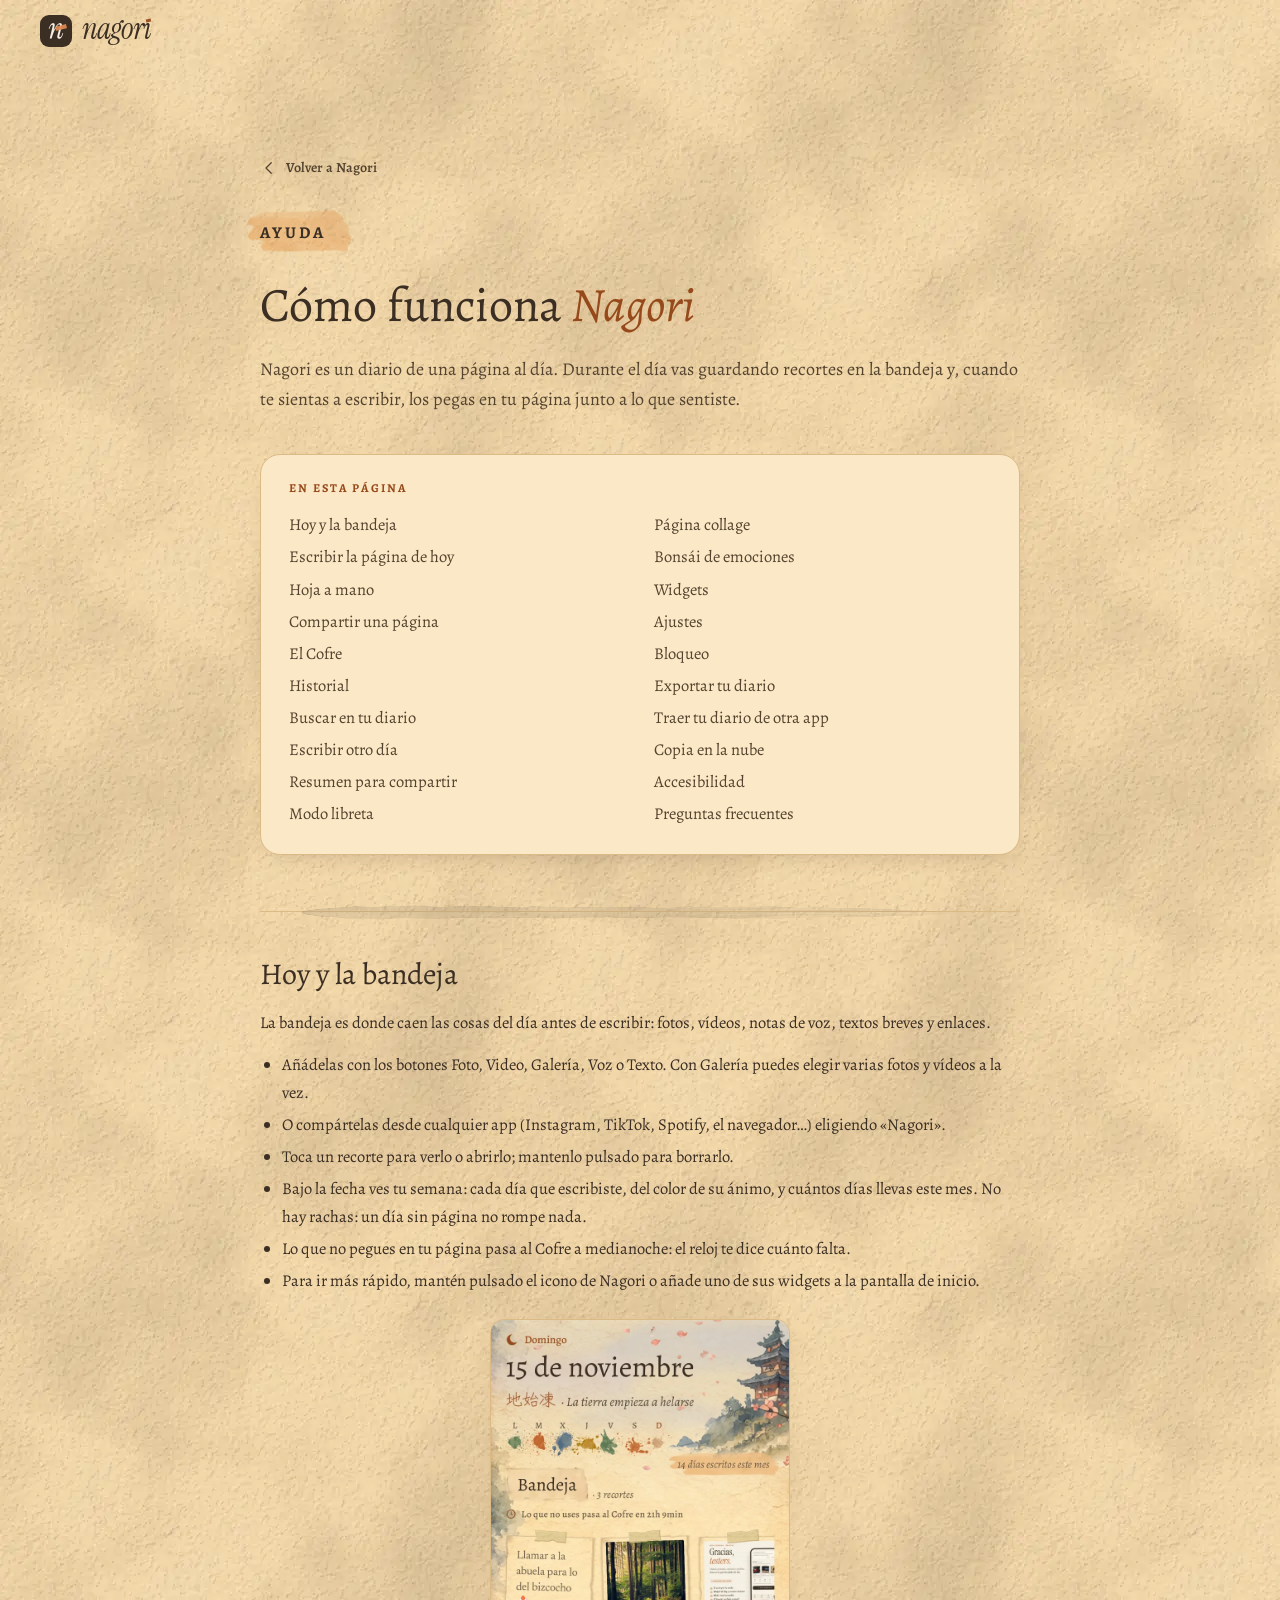
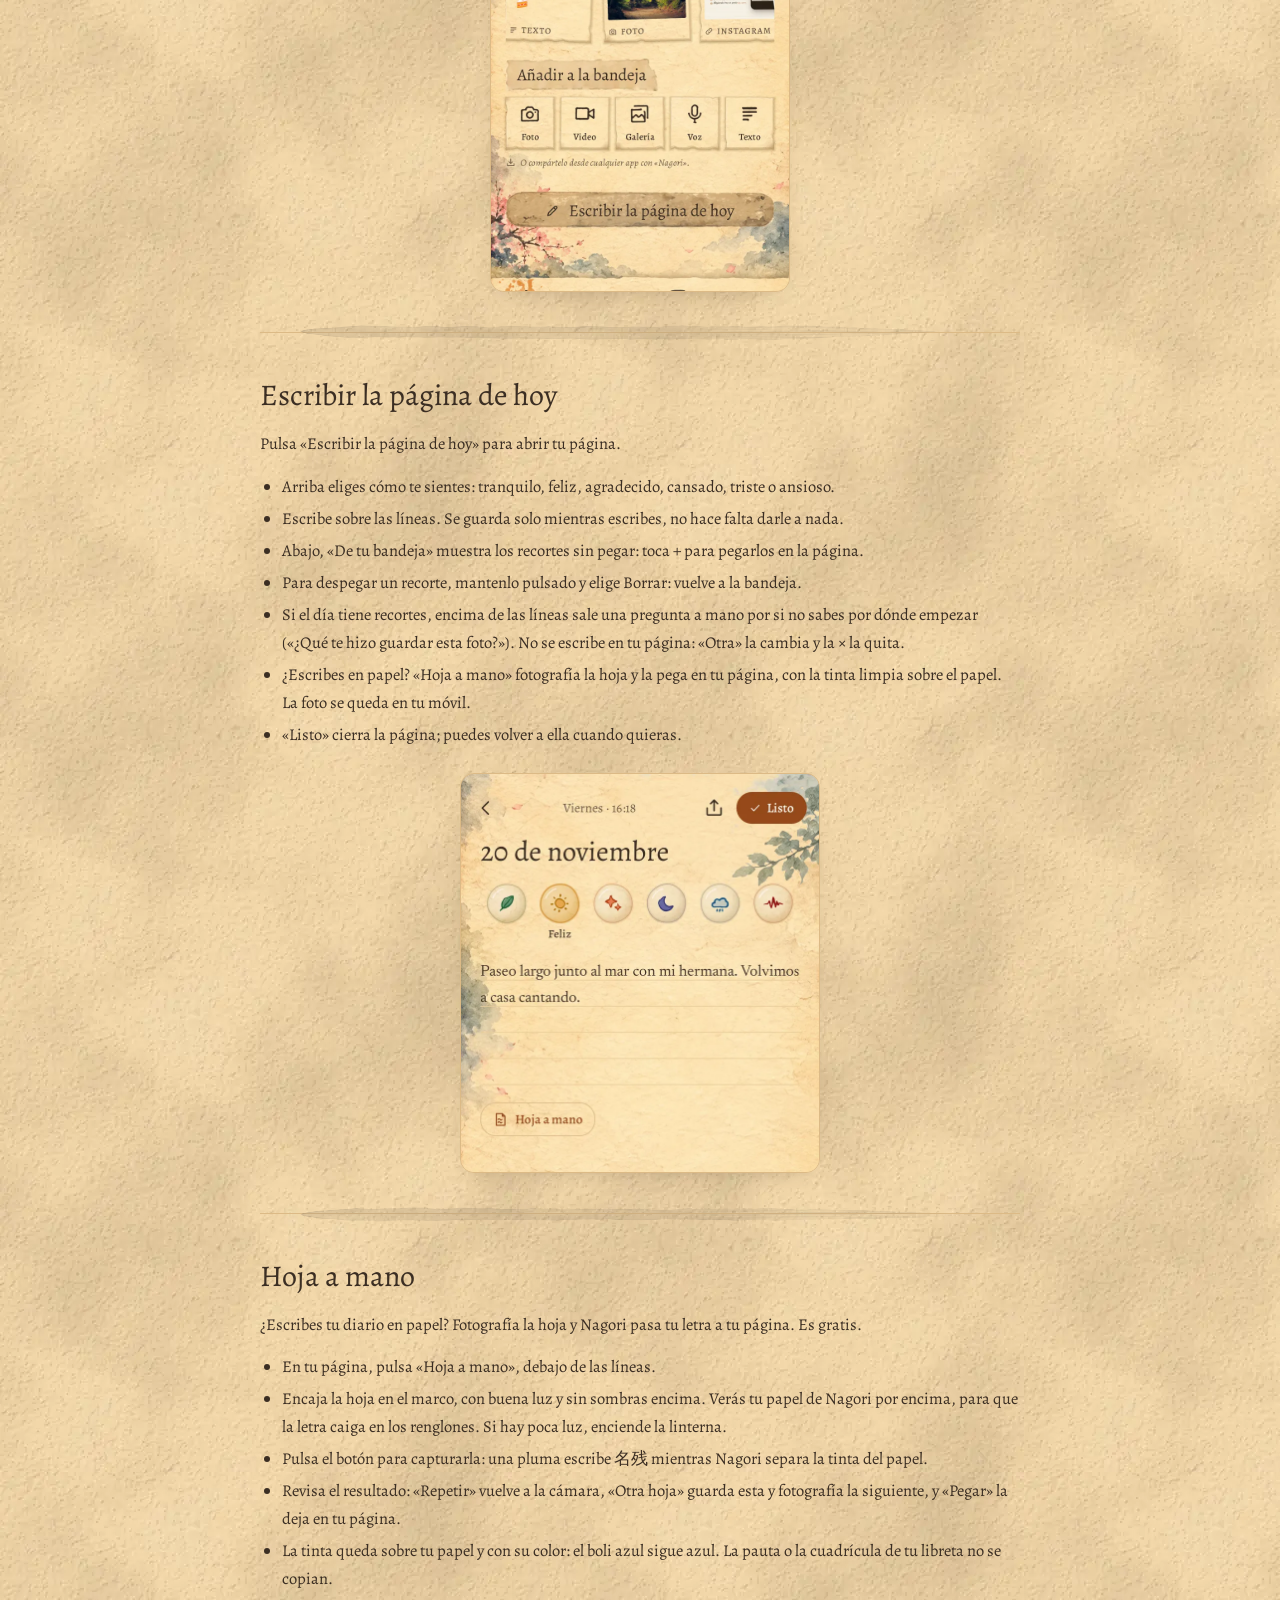
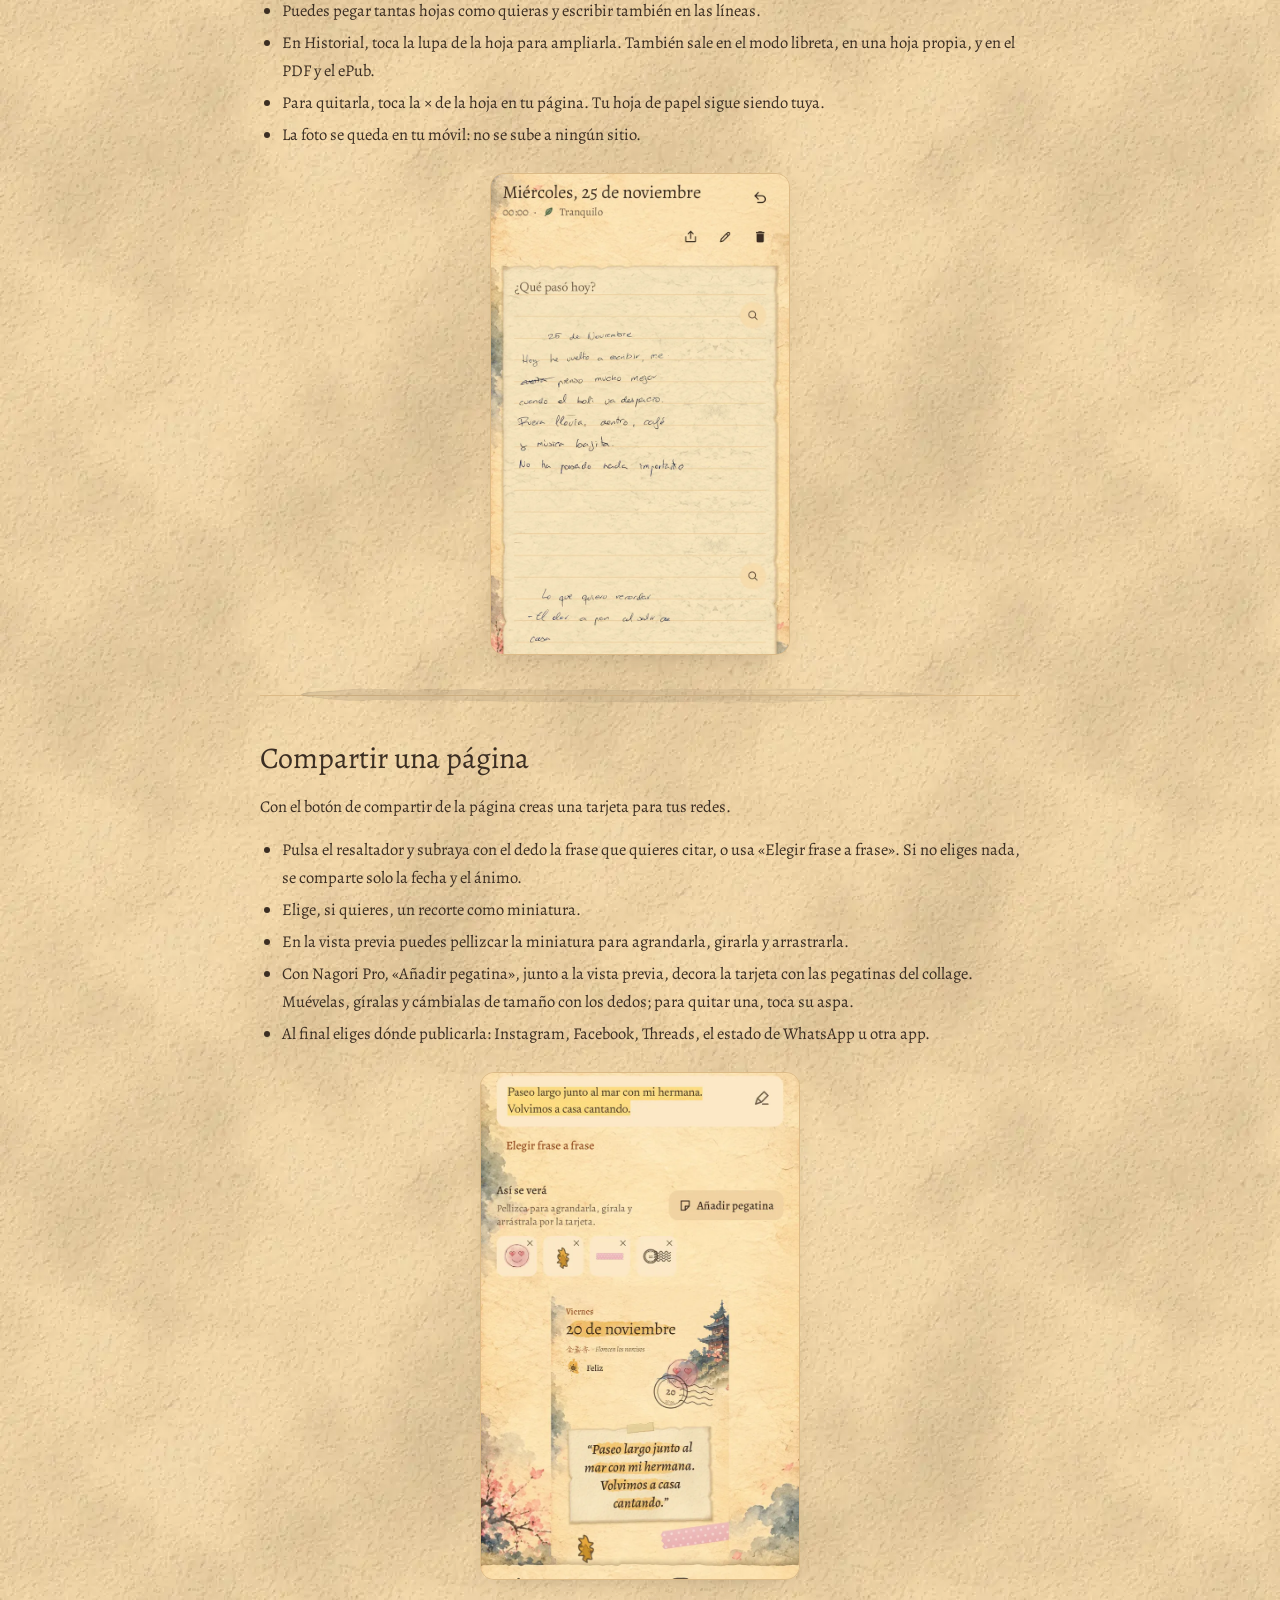
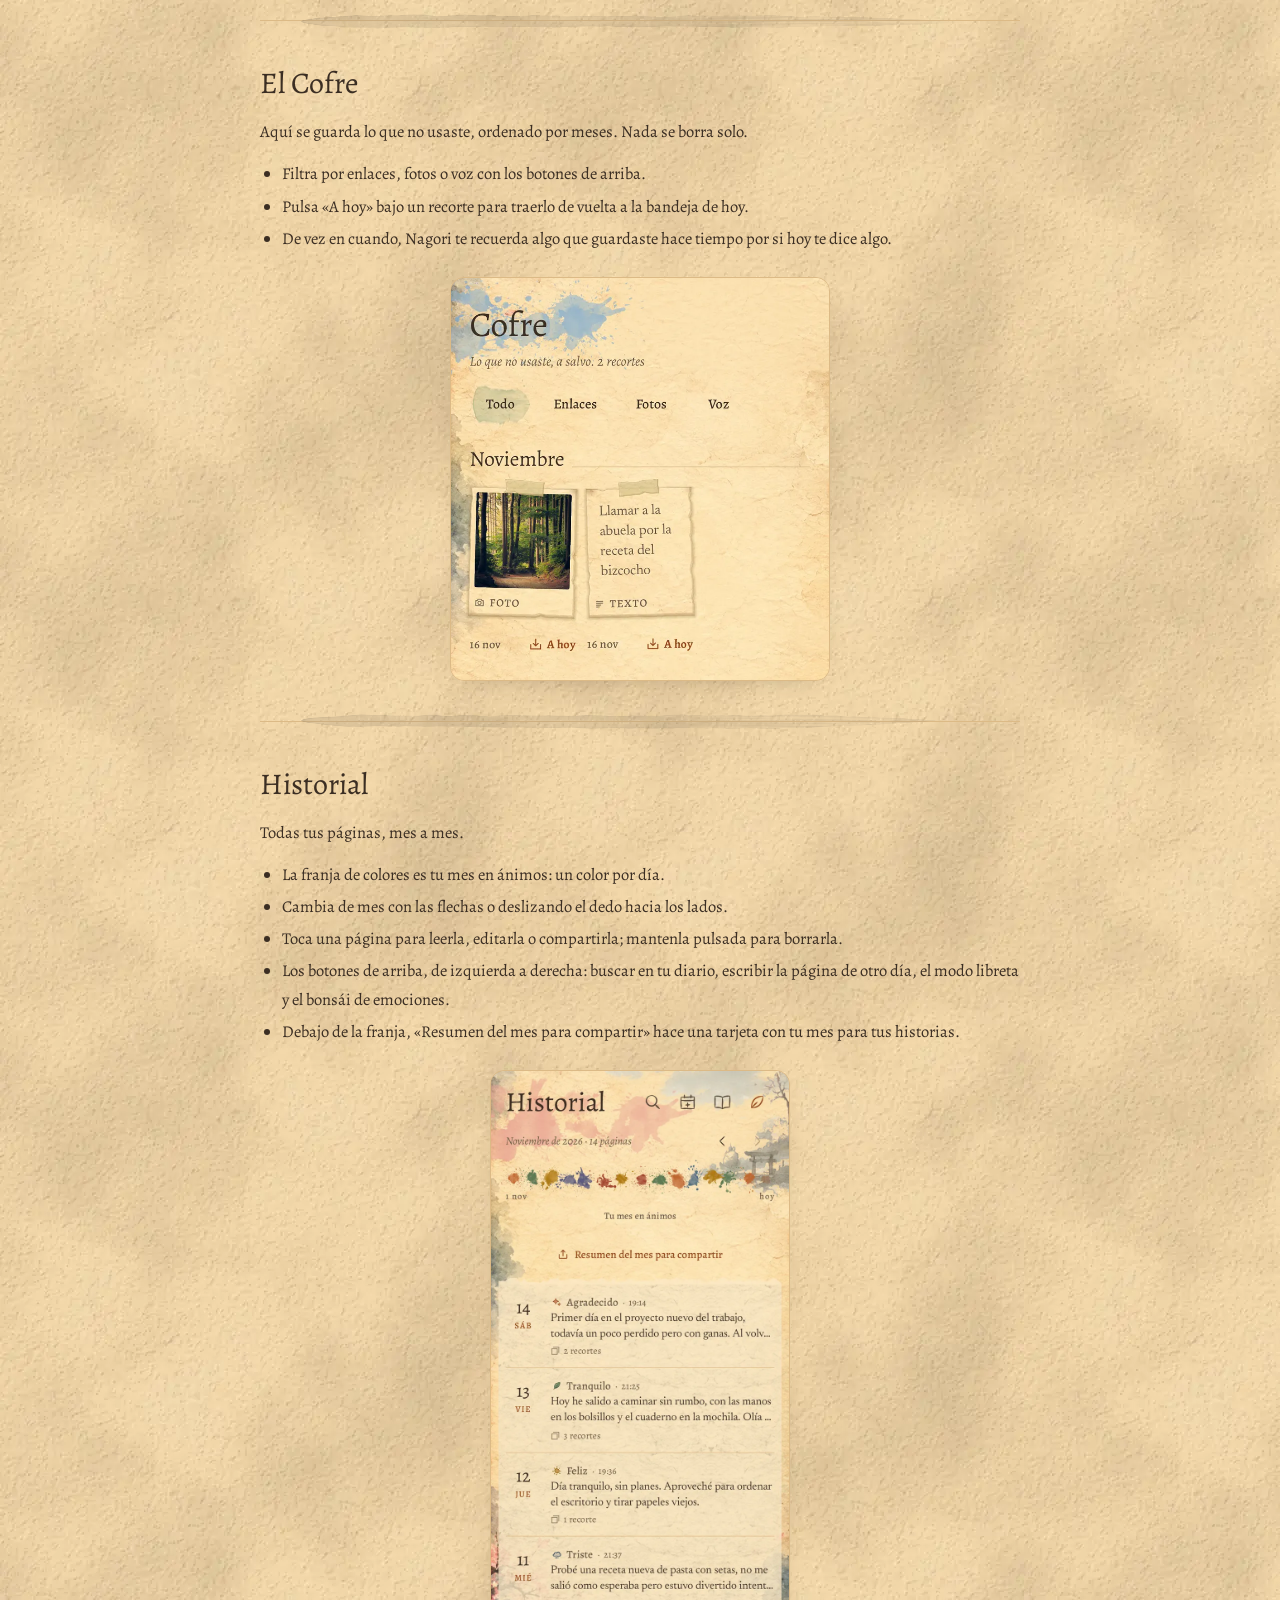
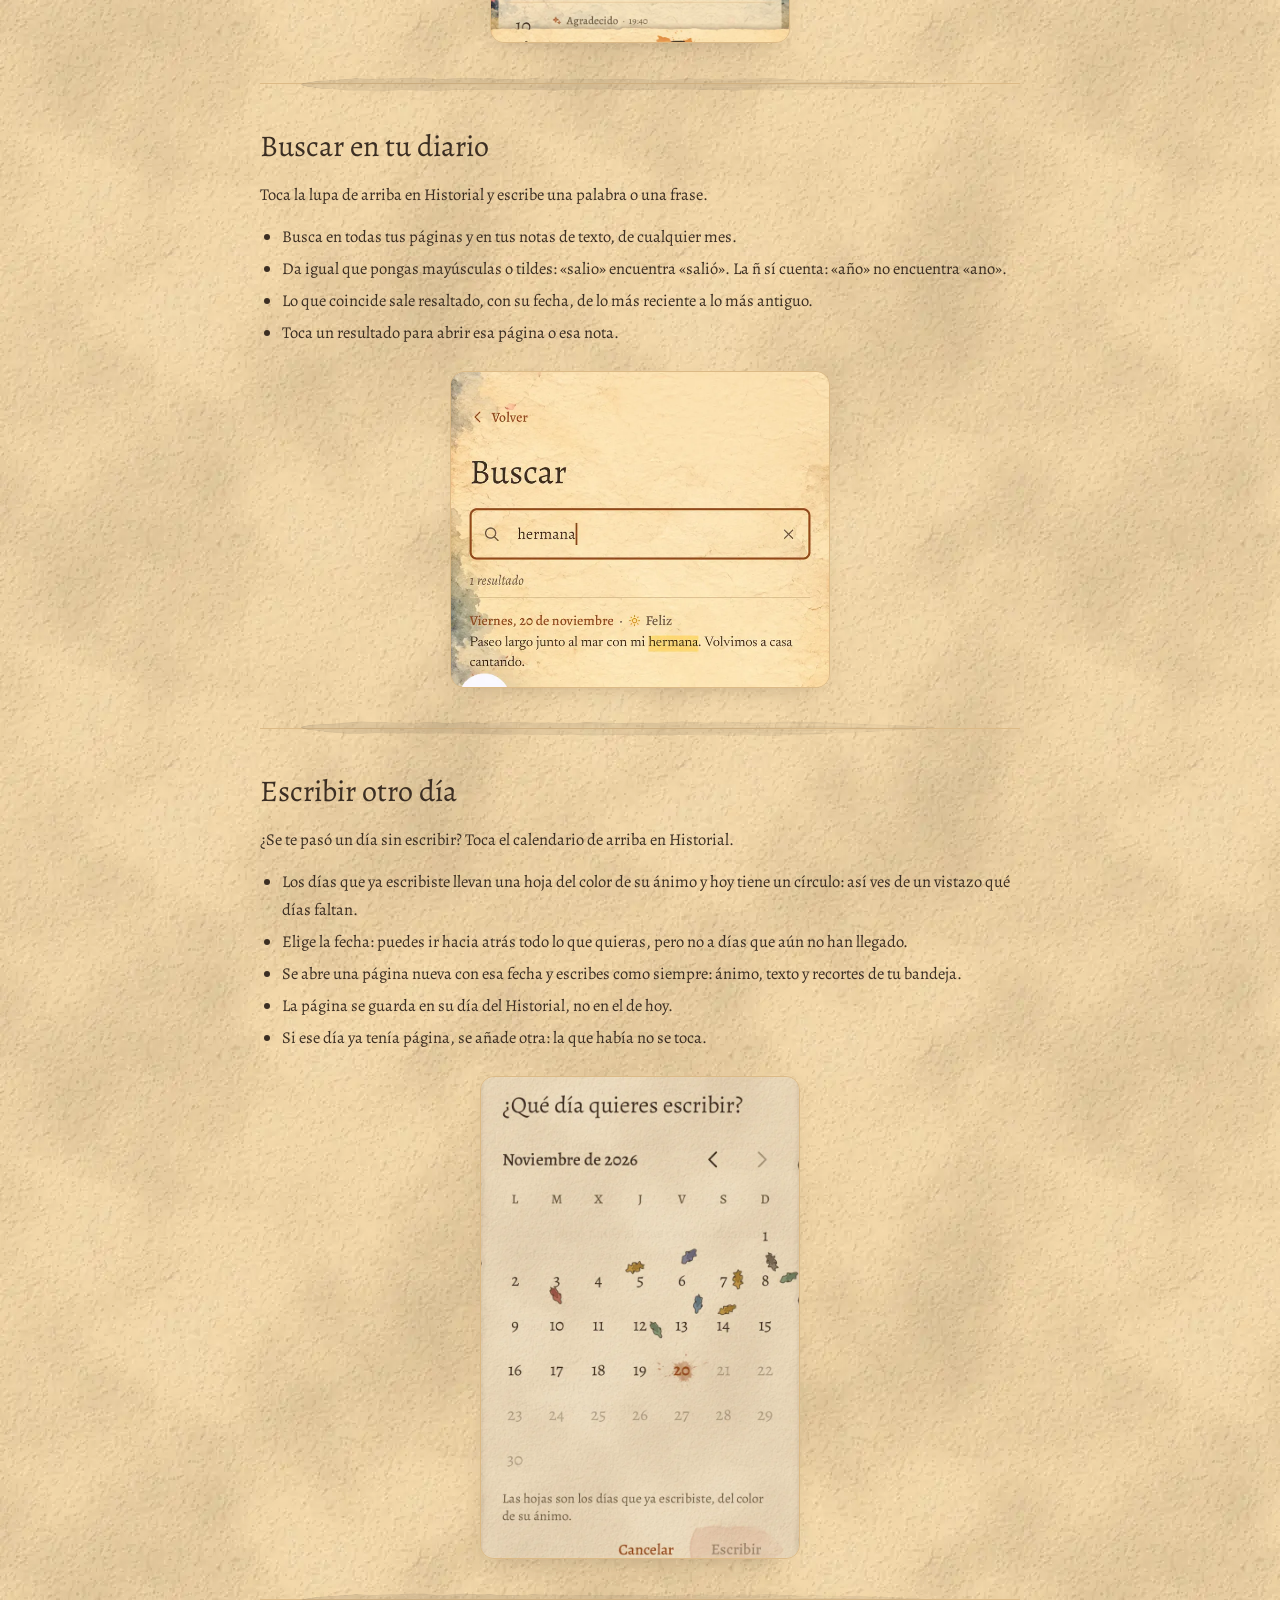
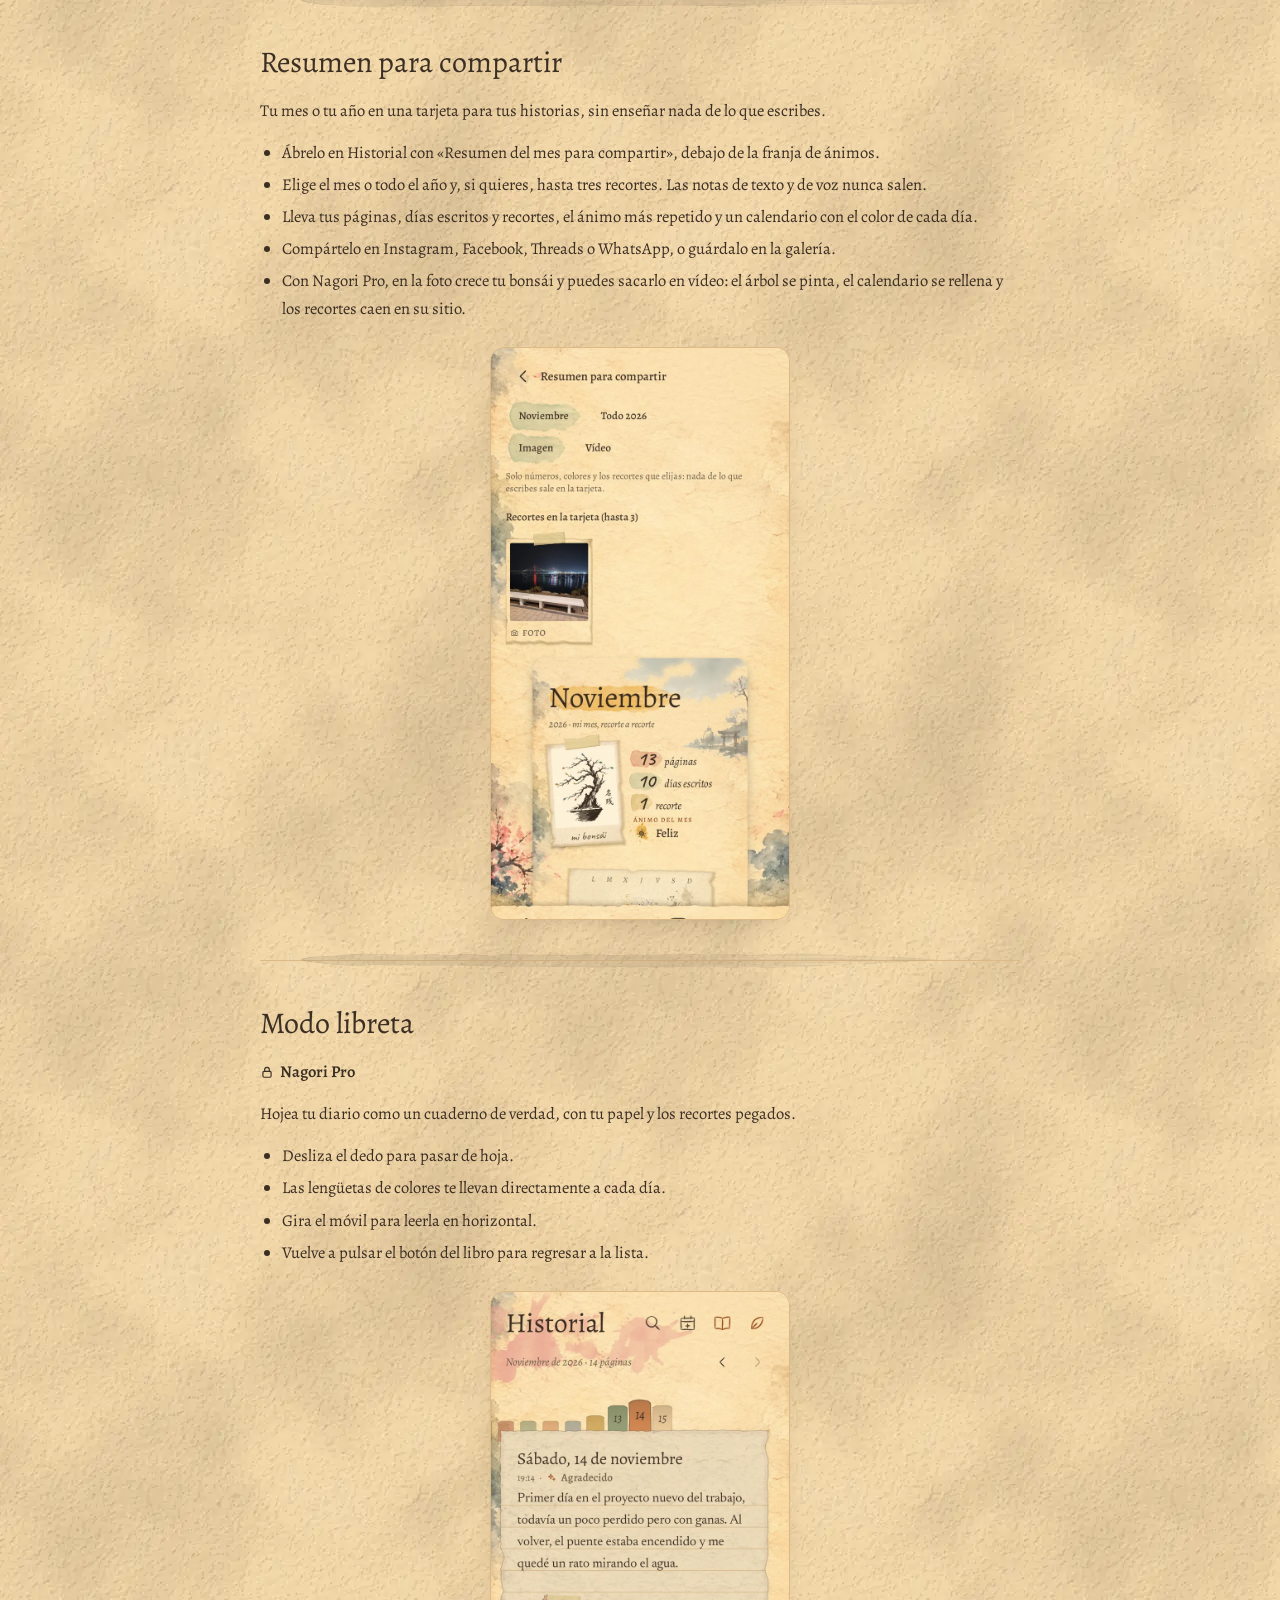
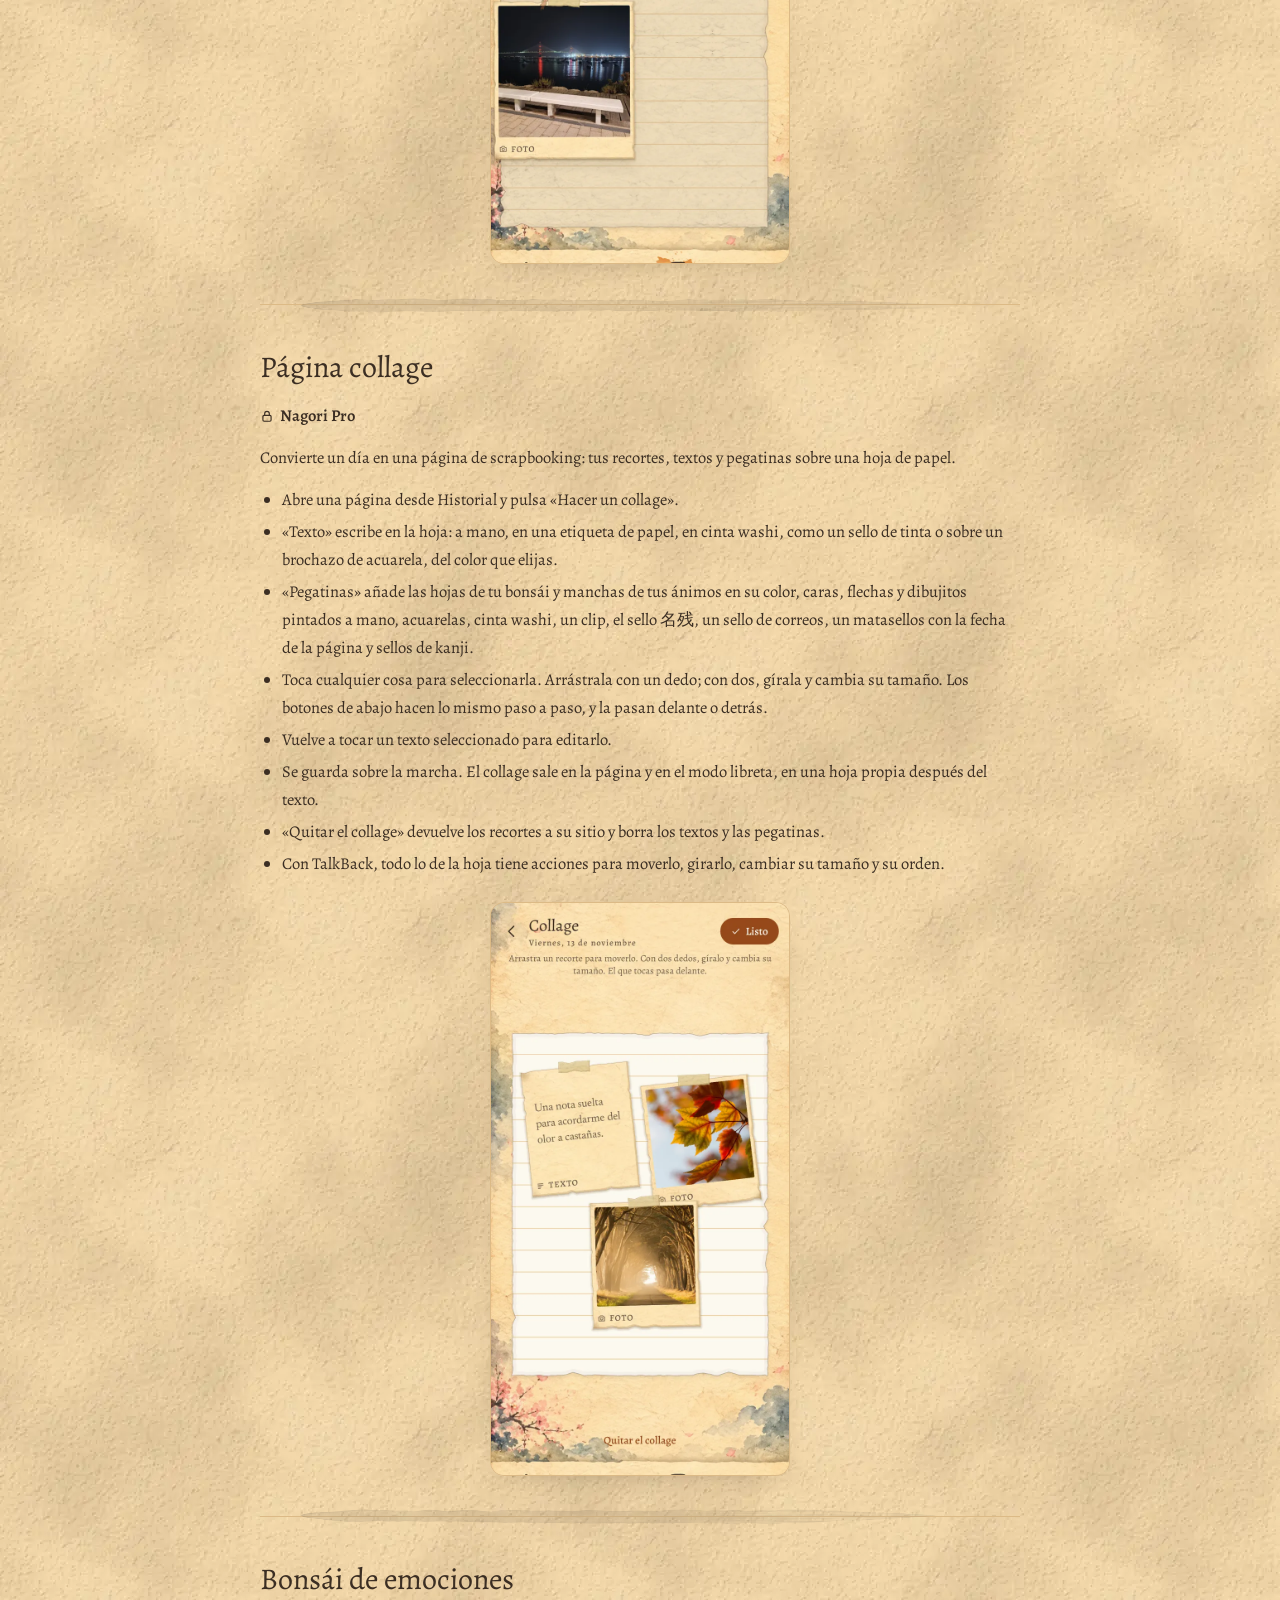
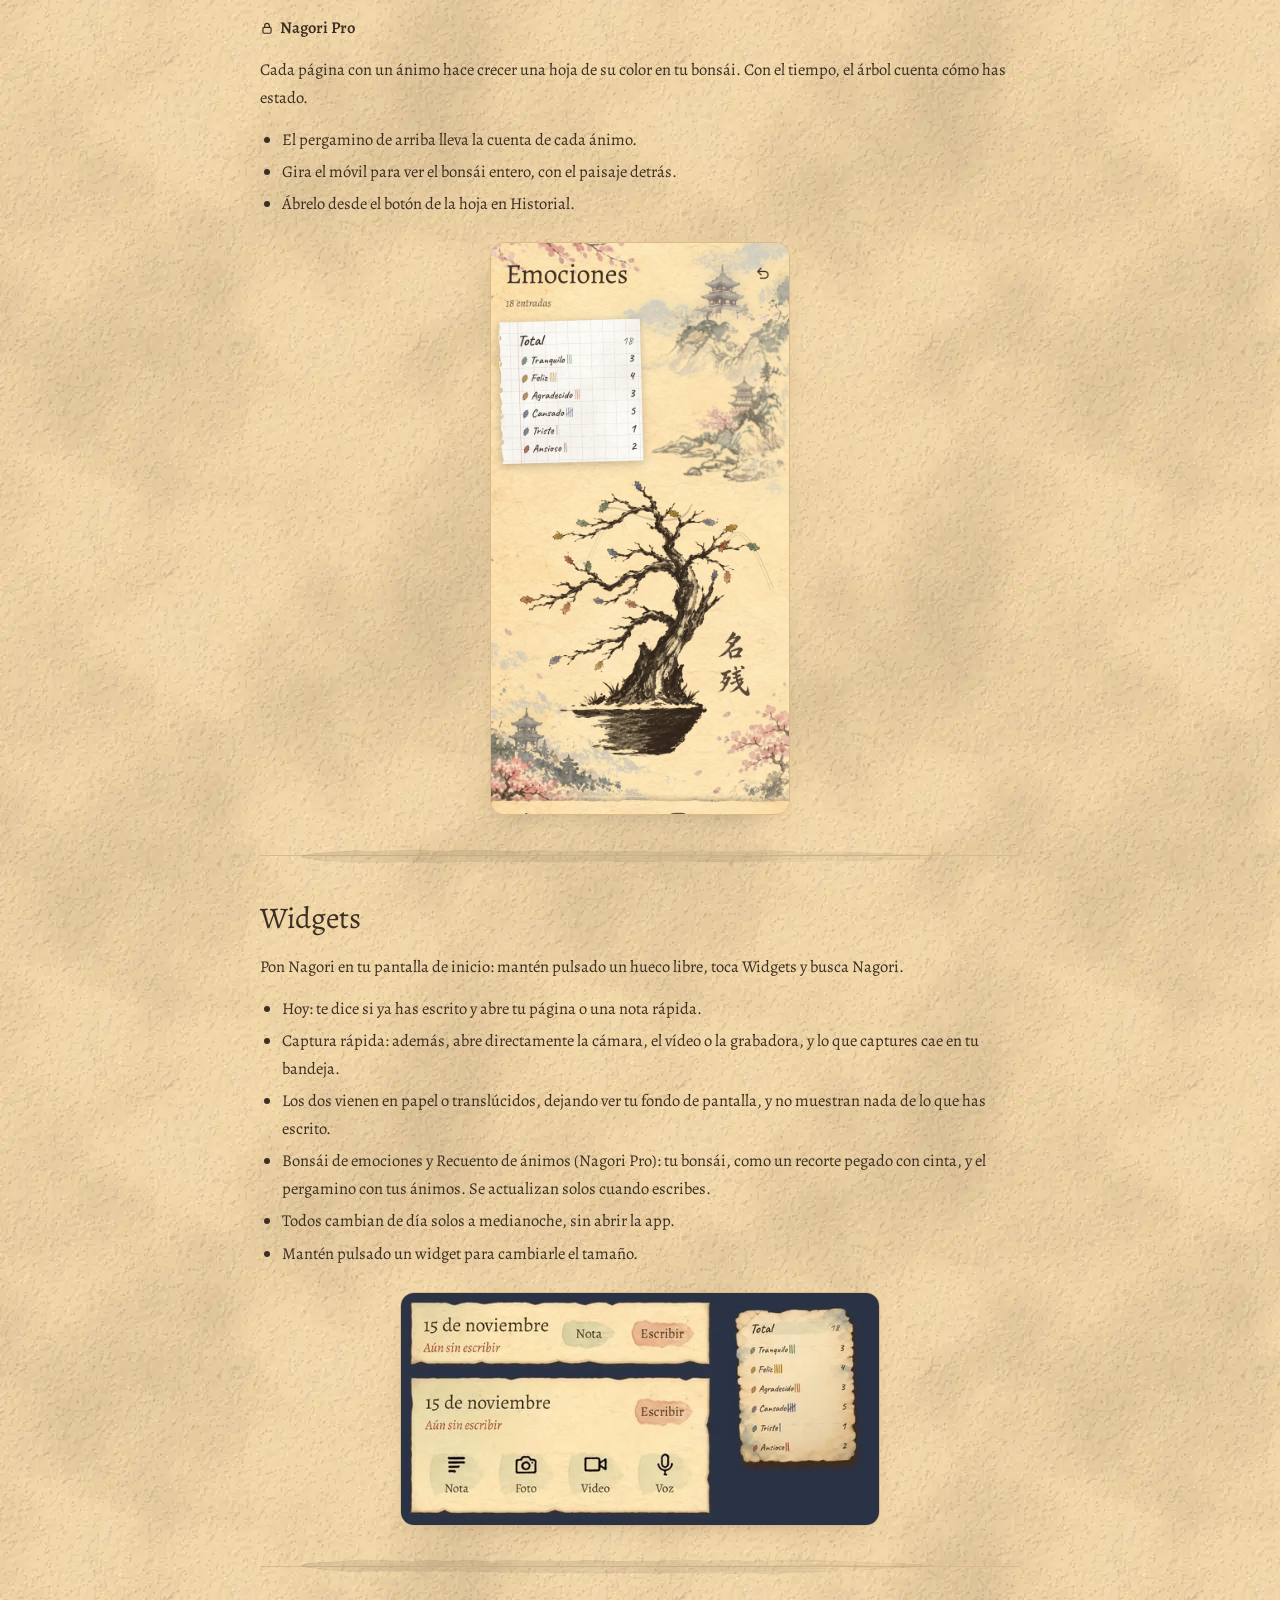
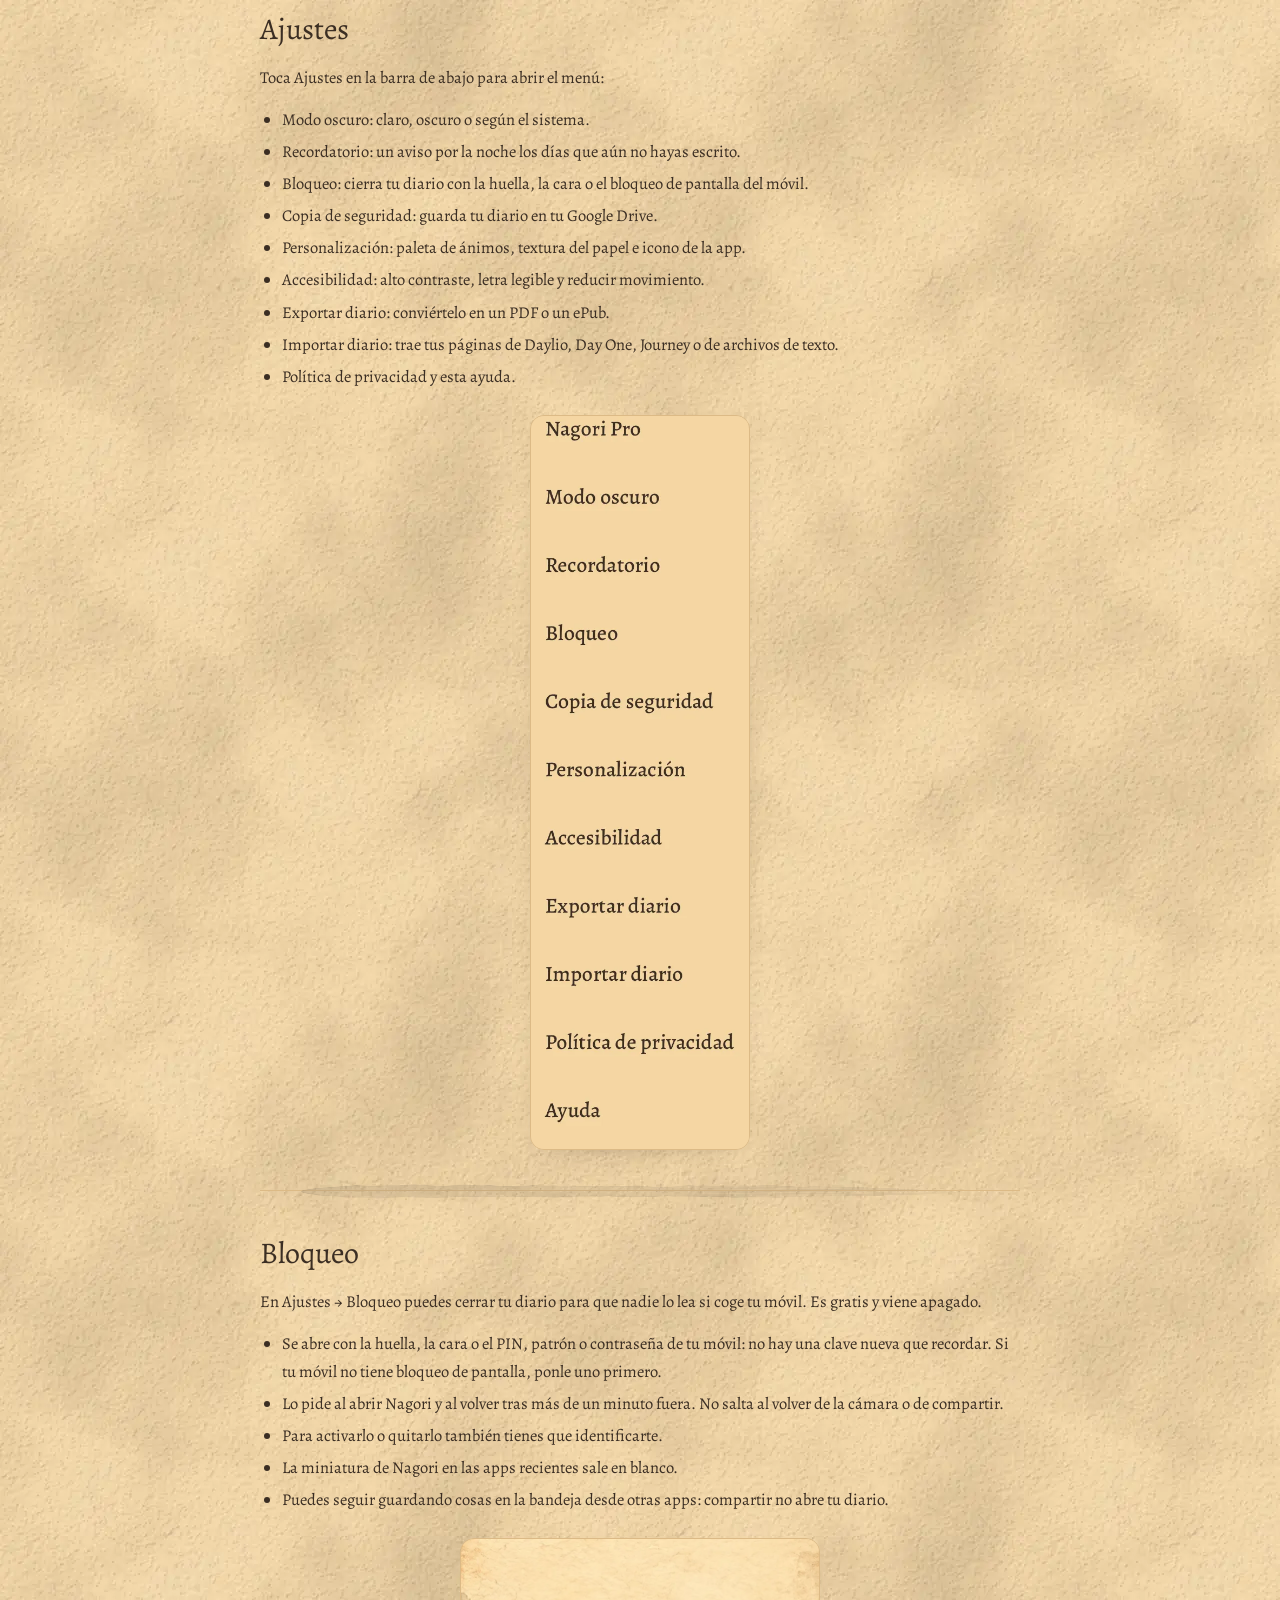
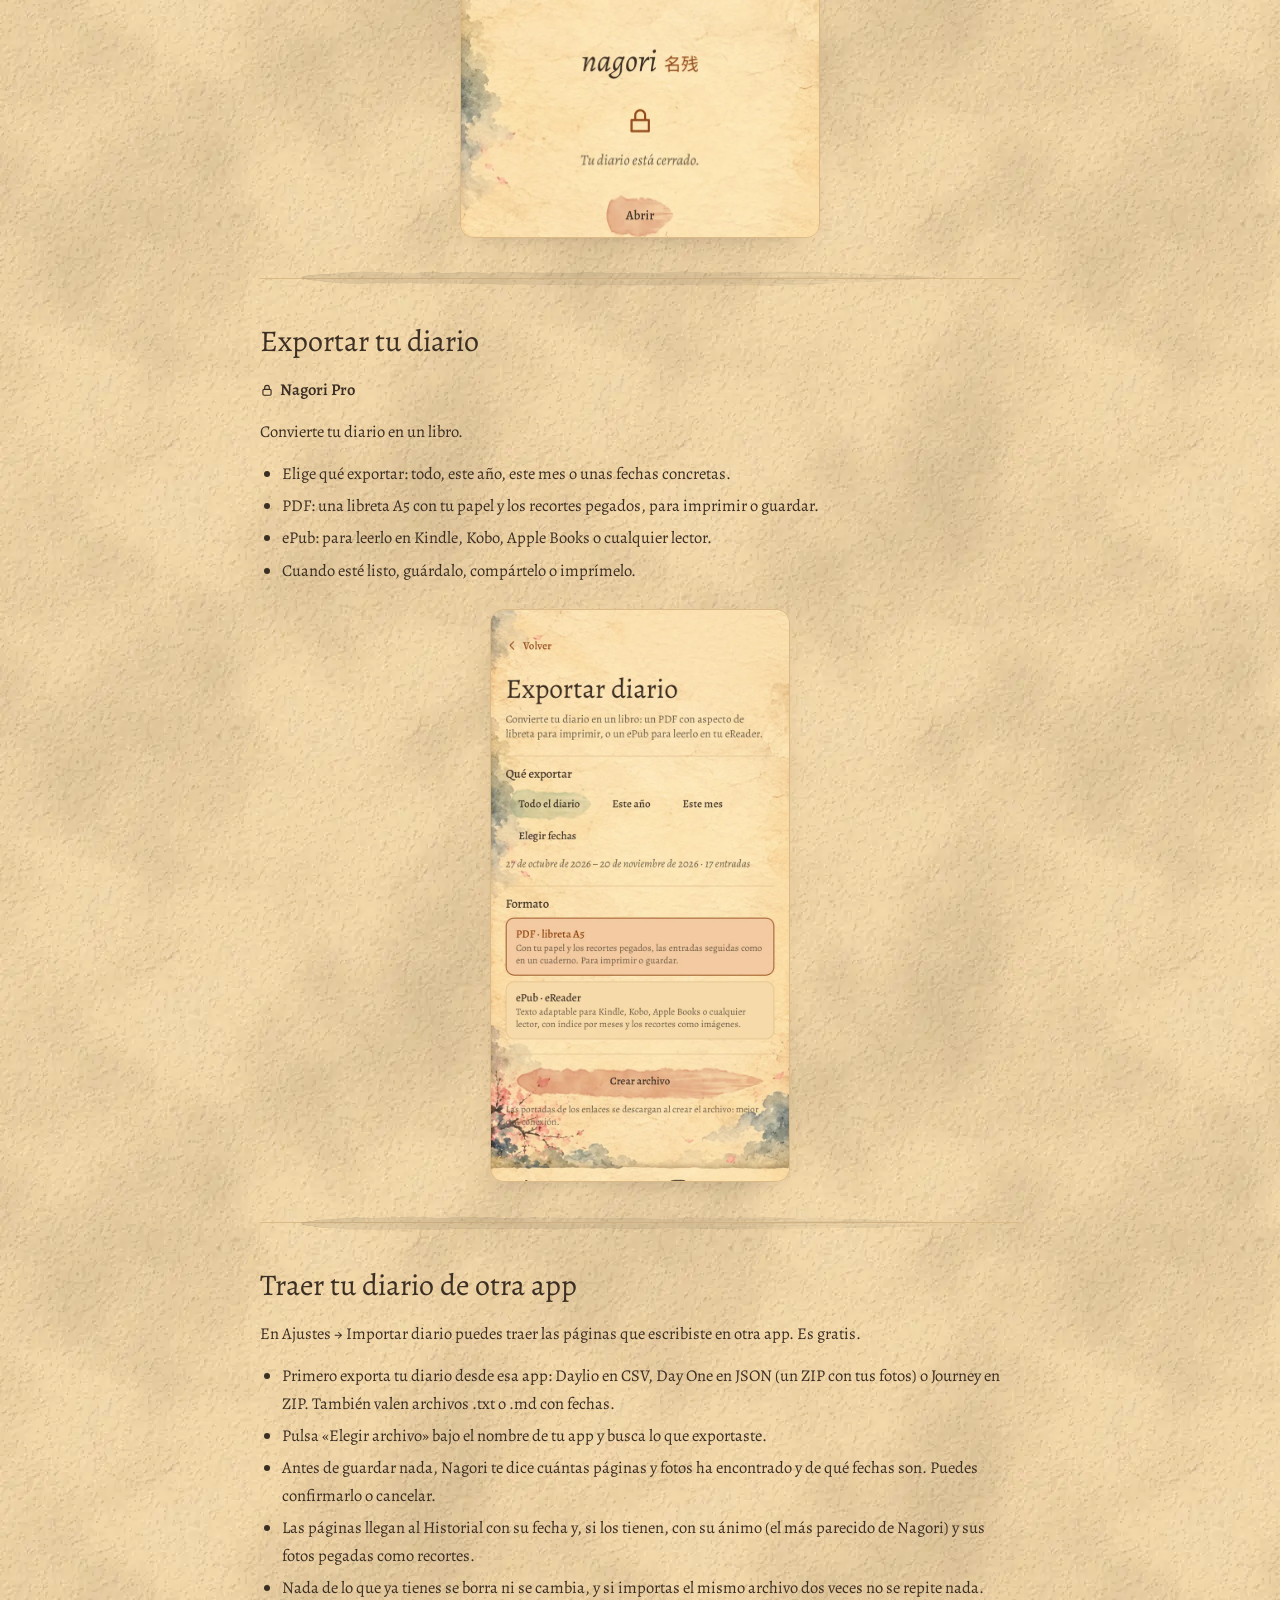
<file: ayuda/index.html>
<!doctype html>
<html lang="es">
<head>
<meta charset="UTF-8" />
<meta name="viewport" content="width=device-width, initial-scale=1" />
<title>Ayuda y preguntas frecuentes — Nagori</title>
<meta name="description" content="Cómo funciona Nagori: la bandeja, la página del día, compartir con pegatinas, el Cofre, el Historial, buscar, el resumen, el modo libreta, el collage, el bonsái, los widgets, el bloqueo, exportar, importar, la copia en Google Drive y la accesibilidad. Con preguntas frecuentes." />
<link rel="icon" href="../assets/icon.png" />
<link rel="preconnect" href="https://fonts.googleapis.com" />
<link rel="preconnect" href="https://fonts.gstatic.com" crossorigin />
<link href="https://fonts.googleapis.com/css2?family=Alegreya:ital,wght@0,400;0,500;0,700;1,400;1,500&family=Instrument+Serif:ital@0;1&display=swap" rel="stylesheet" />
<link rel="stylesheet" href="../styles.css?v=20261114" />
<style>
  .help {
    padding: clamp(56px, 8vw, 96px) 0 100px;
    max-width: 760px;
    margin: 0 auto;
  }
  .help .eyebrow span { opacity: 1; transform: none; }
  .help h1 {
    font-family: var(--font-display);
    font-weight: 400;
    font-size: clamp(32px, 5vw, 48px);
    margin: 0 0 14px;
  }
  .help .intro {
    font-family: var(--font-journal);
    font-size: 18px;
    line-height: 1.65;
    color: var(--ink-soft);
    margin: 0 0 40px;
  }
  .toc {
    background: var(--paper-card);
    border: 1px solid var(--hairline);
    border-radius: var(--radius-card);
    padding: 24px 28px;
    margin-bottom: 56px;
    box-shadow: var(--shadow-card);
  }
  .toc h2 {
    font-family: var(--font-body);
    font-size: 12px;
    font-weight: 700;
    letter-spacing: 0.16em;
    text-transform: uppercase;
    color: var(--terracotta);
    margin: 0 0 14px;
  }
  .toc ol {
    margin: 0;
    padding: 0;
    list-style: none;
    columns: 2 220px;
    column-gap: 28px;
  }
  .toc li {
    font-family: var(--font-body);
    font-size: 14.5px;
    line-height: 2;
    break-inside: avoid;
  }
  .toc a { color: var(--ink-soft); text-decoration: none; }
  .toc a:hover { color: var(--ink); text-decoration: underline; }

  .help section {
    border-top: 1px solid var(--hairline);
    padding: 40px 0 0;
    margin-bottom: 40px;
    scroll-margin-top: 90px;
  }
  .help h2.section-title {
    font-family: var(--font-display);
    font-weight: 400;
    font-size: 30px;
    margin: 0 0 12px;
  }
  .pro-badge {
    display: inline-flex;
    align-items: center;
    gap: 6px;
    font-family: var(--font-body);
    font-size: 12.5px;
    font-weight: 600;
    color: var(--terracotta);
    margin: -4px 0 14px;
  }
  .pro-badge svg { width: 14px; height: 14px; fill: none; stroke: currentColor; stroke-width: 2; stroke-linecap: round; stroke-linejoin: round; }
  .help p, .help li {
    font-family: var(--font-journal);
    font-size: 16.5px;
    line-height: 1.7;
    color: var(--ink);
  }
  .help p { margin: 0 0 14px; }
  .help ul { padding-left: 22px; margin: 0 0 14px; }
  .help li + li { margin-top: 4px; }
  .help a.inline { color: var(--terracotta); text-decoration: underline; }
  .help-shot {
    margin: 24px auto 0;
    max-width: var(--w, 360px);
  }
  .help-shot img {
    display: block;
    width: 100%;
    height: auto;
    border-radius: 14px;
    border: 1px solid var(--hairline);
    box-shadow: var(--shadow-card);
  }

  .faq details {
    border-bottom: 1px solid var(--hairline);
  }
  .faq details:first-of-type { border-top: 1px solid var(--hairline); }
  .faq summary {
    display: flex;
    align-items: center;
    justify-content: space-between;
    gap: 12px;
    padding: 18px 0;
    cursor: pointer;
    list-style: none;
    font-family: var(--font-body);
    font-weight: 600;
    font-size: 16px;
    color: var(--ink);
  }
  .faq summary::-webkit-details-marker { display: none; }
  .faq summary svg {
    flex: none;
    width: 18px;
    height: 18px;
    fill: none;
    stroke: var(--text-secondary);
    stroke-width: 2;
    stroke-linecap: round;
    stroke-linejoin: round;
    transition: transform .25s ease;
  }
  .faq details[open] summary svg { transform: rotate(90deg); }
  .faq details p {
    color: var(--ink-soft);
    margin: -4px 0 18px;
  }
  .back-link {
    display: inline-flex;
    align-items: center;
    gap: 8px;
    font-family: var(--font-body);
    font-weight: 600;
    font-size: 14px;
    color: var(--ink-soft);
    text-decoration: none;
    margin-bottom: 32px;
  }
  .back-link:hover { color: var(--ink); }
</style>
<script src="../proteger.js?v=20261120"></script>
</head>
<body>

<nav class="site-nav" id="siteNav">
  <a href="../index.html" class="nav-brand">
    <img src="../assets/icon.png" alt="" />
    <span class="wordmark">nagor<span class="i">ı<span class="dot"></span></span></span>
  </a>
  <div class="nav-links">
  </div>
</nav>

<main class="wrap">
  <div class="help">
    <a class="back-link" href="../index.html"><svg viewBox="0 0 24 24" width="18" height="18" aria-hidden="true"><path d="M15 5l-7 7 7 7"></path></svg>Volver a Nagori</a>
    <p class="eyebrow"><span>Ayuda</span></p>
    <h1>Cómo funciona <em>Nagori</em></h1>
    <p class="intro">Nagori es un diario de una página al día. Durante el día vas guardando recortes en la bandeja y, cuando te sientas a escribir, los pegas en tu página junto a lo que sentiste.</p>
    <nav class="toc" aria-label="Contenido">
      <h2>En esta página</h2>
      <ol>
        <li><a href="#hoy">Hoy y la bandeja</a></li>
        <li><a href="#escribir">Escribir la página de hoy</a></li>
        <li><a href="#hoja-a-mano">Hoja a mano</a></li>
        <li><a href="#compartir">Compartir una página</a></li>
        <li><a href="#cofre">El Cofre</a></li>
        <li><a href="#historial">Historial</a></li>
        <li><a href="#buscar">Buscar en tu diario</a></li>
        <li><a href="#otro-dia">Escribir otro día</a></li>
        <li><a href="#resumen">Resumen para compartir</a></li>
        <li><a href="#libreta">Modo libreta</a></li>
        <li><a href="#collage">Página collage</a></li>
        <li><a href="#bonsai">Bonsái de emociones</a></li>
        <li><a href="#widgets">Widgets</a></li>
        <li><a href="#ajustes">Ajustes</a></li>
        <li><a href="#bloqueo">Bloqueo</a></li>
        <li><a href="#exportar">Exportar tu diario</a></li>
        <li><a href="#importar">Traer tu diario de otra app</a></li>
        <li><a href="#copia">Copia en la nube</a></li>
        <li><a href="#accesibilidad">Accesibilidad</a></li>
        <li><a href="#faq">Preguntas frecuentes</a></li>
      </ol>
    </nav>
    <section id="hoy">
      <h2 class="section-title">Hoy y la bandeja</h2>
      <p>La bandeja es donde caen las cosas del día antes de escribir: fotos, vídeos, notas de voz, textos breves y enlaces.</p>
      <ul>
        <li>Añádelas con los botones Foto, Video, Galería, Voz o Texto. Con Galería puedes elegir varias fotos y vídeos a la vez.</li>
        <li>O compártelas desde cualquier app (Instagram, TikTok, Spotify, el navegador…) eligiendo «Nagori».</li>
        <li>Toca un recorte para verlo o abrirlo; mantenlo pulsado para borrarlo.</li>
        <li>Bajo la fecha ves tu semana: cada día que escribiste, del color de su ánimo, y cuántos días llevas este mes. No hay rachas: un día sin página no rompe nada.</li>
        <li>Lo que no pegues en tu página pasa al Cofre a medianoche: el reloj te dice cuánto falta.</li>
        <li>Para ir más rápido, mantén pulsado el icono de Nagori o añade uno de sus widgets a la pantalla de inicio.</li>
      </ul>
      <figure class="help-shot" style="--w:300px"><img src="../assets/ayuda/help_hoy.webp?v=20261120" width="720" height="1380" loading="lazy" alt="Pantalla Hoy pintada a la acuarela: la fecha, la semana en gotas de colores, la bandeja con una nota, una foto y un post de Instagram, y los botones para añadir" /></figure>
    </section>
    <section id="escribir">
      <h2 class="section-title">Escribir la página de hoy</h2>
      <p>Pulsa «Escribir la página de hoy» para abrir tu página.</p>
      <ul>
        <li>Arriba eliges cómo te sientes: tranquilo, feliz, agradecido, cansado, triste o ansioso.</li>
        <li>Escribe sobre las líneas. Se guarda solo mientras escribes, no hace falta darle a nada.</li>
        <li>Abajo, «De tu bandeja» muestra los recortes sin pegar: toca + para pegarlos en la página.</li>
        <li>Para despegar un recorte, mantenlo pulsado y elige Borrar: vuelve a la bandeja.</li>
        <li>Si el día tiene recortes, encima de las líneas sale una pregunta a mano por si no sabes por dónde empezar («¿Qué te hizo guardar esta foto?»). No se escribe en tu página: «Otra» la cambia y la × la quita.</li>
        <li>¿Escribes en papel? «Hoja a mano» fotografía la hoja y la pega en tu página, con la tinta limpia sobre el papel. La foto se queda en tu móvil.</li>
        <li>«Listo» cierra la página; puedes volver a ella cuando quieras.</li>
      </ul>
      <figure class="help-shot" style="--w:360px"><img src="../assets/ayuda/help_escribir.webp?v=20261120" width="720" height="800" loading="lazy" alt="Página del día con el selector de ánimo, el texto escrito y el botón Hoja a mano" /></figure>
    </section>
    <section id="hoja-a-mano">
      <h2 class="section-title">Hoja a mano</h2>
      <p>¿Escribes tu diario en papel? Fotografía la hoja y Nagori pasa tu letra a tu página. Es gratis.</p>
      <ul>
        <li>En tu página, pulsa «Hoja a mano», debajo de las líneas.</li>
        <li>Encaja la hoja en el marco, con buena luz y sin sombras encima. Verás tu papel de Nagori por encima, para que la letra caiga en los renglones. Si hay poca luz, enciende la linterna.</li>
        <li>Pulsa el botón para capturarla: una pluma escribe 名残 mientras Nagori separa la tinta del papel.</li>
        <li>Revisa el resultado: «Repetir» vuelve a la cámara, «Otra hoja» guarda esta y fotografía la siguiente, y «Pegar» la deja en tu página.</li>
        <li>La tinta queda sobre tu papel y con su color: el boli azul sigue azul. La pauta o la cuadrícula de tu libreta no se copian.</li>
        <li>Puedes pegar tantas hojas como quieras y escribir también en las líneas.</li>
        <li>En Historial, toca la lupa de la hoja para ampliarla. También sale en el modo libreta, en una hoja propia, y en el PDF y el ePub.</li>
        <li>Para quitarla, toca la × de la hoja en tu página. Tu hoja de papel sigue siendo tuya.</li>
        <li>La foto se queda en tu móvil: no se sube a ningún sitio.</li>
      </ul>
      <figure class="help-shot" style="--w:300px"><img src="../assets/ayuda/help_hoja.webp?v=20261126" width="720" height="1160" loading="lazy" alt="Página del 25 de noviembre con una hoja escrita a mano pegada: la tinta azul sobre el papel de Nagori, sin la pauta de la libreta, y la lupa para ampliarla" /></figure>
    </section>
    <section id="compartir">
      <h2 class="section-title">Compartir una página</h2>
      <p>Con el botón de compartir de la página creas una tarjeta para tus redes.</p>
      <ul>
        <li>Pulsa el resaltador y subraya con el dedo la frase que quieres citar, o usa «Elegir frase a frase». Si no eliges nada, se comparte solo la fecha y el ánimo.</li>
        <li>Elige, si quieres, un recorte como miniatura.</li>
        <li>En la vista previa puedes pellizcar la miniatura para agrandarla, girarla y arrastrarla.</li>
        <li>Con Nagori Pro, «Añadir pegatina», junto a la vista previa, decora la tarjeta con las pegatinas del collage. Muévelas, gíralas y cámbialas de tamaño con los dedos; para quitar una, toca su aspa.</li>
        <li>Al final eliges dónde publicarla: Instagram, Facebook, Threads, el estado de WhatsApp u otra app.</li>
      </ul>
      <figure class="help-shot" style="--w:320px"><img src="../assets/ayuda/help_compartir_cita.webp?v=20261120" width="720" height="1147" loading="lazy" alt="Pantalla Compartir: la frase resaltada, las pegatinas puestas y la vista previa de la tarjeta con ellas" /></figure>
    </section>
    <section id="cofre">
      <h2 class="section-title">El Cofre</h2>
      <p>Aquí se guarda lo que no usaste, ordenado por meses. Nada se borra solo.</p>
      <ul>
        <li>Filtra por enlaces, fotos o voz con los botones de arriba.</li>
        <li>Pulsa «A hoy» bajo un recorte para traerlo de vuelta a la bandeja de hoy.</li>
        <li>De vez en cuando, Nagori te recuerda algo que guardaste hace tiempo por si hoy te dice algo.</li>
      </ul>
      <figure class="help-shot" style="--w:380px"><img src="../assets/ayuda/help_cofre.webp?v=20261120" width="720" height="767" loading="lazy" alt="El Cofre con una foto y una nota guardadas en noviembre y el botón A hoy" /></figure>
    </section>
    <section id="historial">
      <h2 class="section-title">Historial</h2>
      <p>Todas tus páginas, mes a mes.</p>
      <ul>
        <li>La franja de colores es tu mes en ánimos: un color por día.</li>
        <li>Cambia de mes con las flechas o deslizando el dedo hacia los lados.</li>
        <li>Toca una página para leerla, editarla o compartirla; mantenla pulsada para borrarla.</li>
        <li>Los botones de arriba, de izquierda a derecha: buscar en tu diario, escribir la página de otro día, el modo libreta y el bonsái de emociones.</li>
        <li>Debajo de la franja, «Resumen del mes para compartir» hace una tarjeta con tu mes para tus historias.</li>
      </ul>
      <figure class="help-shot" style="--w:300px"><img src="../assets/ayuda/help_historial.webp?v=20261120" width="720" height="1380" loading="lazy" alt="Historial de noviembre con la franja de ánimos pintada y las páginas del mes" /></figure>
    </section>
    <section id="buscar">
      <h2 class="section-title">Buscar en tu diario</h2>
      <p>Toca la lupa de arriba en Historial y escribe una palabra o una frase.</p>
      <ul>
        <li>Busca en todas tus páginas y en tus notas de texto, de cualquier mes.</li>
        <li>Da igual que pongas mayúsculas o tildes: «salio» encuentra «salió». La ñ sí cuenta: «año» no encuentra «ano».</li>
        <li>Lo que coincide sale resaltado, con su fecha, de lo más reciente a lo más antiguo.</li>
        <li>Toca un resultado para abrir esa página o esa nota.</li>
      </ul>
      <figure class="help-shot" style="--w:380px"><img src="../assets/ayuda/help_buscar.webp?v=20261120" width="720" height="600" loading="lazy" alt="Buscador con la palabra hermana y un resultado resaltado" /></figure>
    </section>
    <section id="otro-dia">
      <h2 class="section-title">Escribir otro día</h2>
      <p>¿Se te pasó un día sin escribir? Toca el calendario de arriba en Historial.</p>
      <ul>
        <li>Los días que ya escribiste llevan una hoja del color de su ánimo y hoy tiene un círculo: así ves de un vistazo qué días faltan.</li>
        <li>Elige la fecha: puedes ir hacia atrás todo lo que quieras, pero no a días que aún no han llegado.</li>
        <li>Se abre una página nueva con esa fecha y escribes como siempre: ánimo, texto y recortes de tu bandeja.</li>
        <li>La página se guarda en su día del Historial, no en el de hoy.</li>
        <li>Si ese día ya tenía página, se añade otra: la que había no se toca.</li>
      </ul>
      <figure class="help-shot" style="--w:320px"><img src="../assets/ayuda/help_otro_dia.webp?v=20261120" width="720" height="1088" loading="lazy" alt="Calendario para escribir otro día, con hojas de colores en los días ya escritos" /></figure>
    </section>
    <section id="resumen">
      <h2 class="section-title">Resumen para compartir</h2>
      <p>Tu mes o tu año en una tarjeta para tus historias, sin enseñar nada de lo que escribes.</p>
      <ul>
        <li>Ábrelo en Historial con «Resumen del mes para compartir», debajo de la franja de ánimos.</li>
        <li>Elige el mes o todo el año y, si quieres, hasta tres recortes. Las notas de texto y de voz nunca salen.</li>
        <li>Lleva tus páginas, días escritos y recortes, el ánimo más repetido y un calendario con el color de cada día.</li>
        <li>Compártelo en Instagram, Facebook, Threads o WhatsApp, o guárdalo en la galería.</li>
        <li>Con Nagori Pro, en la foto crece tu bonsái y puedes sacarlo en vídeo: el árbol se pinta, el calendario se rellena y los recortes caen en su sitio.</li>
      </ul>
      <figure class="help-shot" style="--w:300px"><img src="../assets/ayuda/help_resumen.webp?v=20261120" width="720" height="1380" loading="lazy" alt="Resumen para compartir del mes de noviembre con el bonsái, las páginas y los días escritos" /></figure>
    </section>
    <section id="libreta">
      <h2 class="section-title">Modo libreta</h2>
      <p class="pro-badge"><svg viewBox="0 0 24 24" aria-hidden="true"><rect x="5" y="11" width="14" height="10" rx="2"/><path d="M8 11V8a4 4 0 0 1 8 0v3"/></svg>Nagori Pro</p>
      <p>Hojea tu diario como un cuaderno de verdad, con tu papel y los recortes pegados.</p>
      <ul>
        <li>Desliza el dedo para pasar de hoja.</li>
        <li>Las lengüetas de colores te llevan directamente a cada día.</li>
        <li>Gira el móvil para leerla en horizontal.</li>
        <li>Vuelve a pulsar el botón del libro para regresar a la lista.</li>
      </ul>
      <figure class="help-shot" style="--w:300px"><img src="../assets/ayuda/help_libreta.webp?v=20261120" width="720" height="1380" loading="lazy" alt="Modo libreta con lengüetas pintadas y la hoja del sábado 14 de noviembre" /></figure>
    </section>
    <section id="collage">
      <h2 class="section-title">Página collage</h2>
      <p class="pro-badge"><svg viewBox="0 0 24 24" aria-hidden="true"><rect x="5" y="11" width="14" height="10" rx="2"/><path d="M8 11V8a4 4 0 0 1 8 0v3"/></svg>Nagori Pro</p>
      <p>Convierte un día en una página de scrapbooking: tus recortes, textos y pegatinas sobre una hoja de papel.</p>
      <ul>
        <li>Abre una página desde Historial y pulsa «Hacer un collage».</li>
        <li>«Texto» escribe en la hoja: a mano, en una etiqueta de papel, en cinta washi, como un sello de tinta o sobre un brochazo de acuarela, del color que elijas.</li>
        <li>«Pegatinas» añade las hojas de tu bonsái y manchas de tus ánimos en su color, caras, flechas y dibujitos pintados a mano, acuarelas, cinta washi, un clip, el sello 名残, un sello de correos, un matasellos con la fecha de la página y sellos de kanji.</li>
        <li>Toca cualquier cosa para seleccionarla. Arrástrala con un dedo; con dos, gírala y cambia su tamaño. Los botones de abajo hacen lo mismo paso a paso, y la pasan delante o detrás.</li>
        <li>Vuelve a tocar un texto seleccionado para editarlo.</li>
        <li>Se guarda sobre la marcha. El collage sale en la página y en el modo libreta, en una hoja propia después del texto.</li>
        <li>«Quitar el collage» devuelve los recortes a su sitio y borra los textos y las pegatinas.</li>
        <li>Con TalkBack, todo lo de la hoja tiene acciones para moverlo, girarlo, cambiar su tamaño y su orden.</li>
      </ul>
      <figure class="help-shot" style="--w:300px"><img src="../assets/ayuda/help_collage.webp?v=20261120" width="720" height="1380" loading="lazy" alt="Página collage con una nota y dos fotos pegadas sobre papel de libreta" /></figure>
    </section>
    <section id="bonsai">
      <h2 class="section-title">Bonsái de emociones</h2>
      <p class="pro-badge"><svg viewBox="0 0 24 24" aria-hidden="true"><rect x="5" y="11" width="14" height="10" rx="2"/><path d="M8 11V8a4 4 0 0 1 8 0v3"/></svg>Nagori Pro</p>
      <p>Cada página con un ánimo hace crecer una hoja de su color en tu bonsái. Con el tiempo, el árbol cuenta cómo has estado.</p>
      <ul>
        <li>El pergamino de arriba lleva la cuenta de cada ánimo.</li>
        <li>Gira el móvil para ver el bonsái entero, con el paisaje detrás.</li>
        <li>Ábrelo desde el botón de la hoja en Historial.</li>
      </ul>
      <figure class="help-shot" style="--w:300px"><img src="../assets/ayuda/help_bonsai.webp?v=20261120" width="720" height="1380" loading="lazy" alt="Emociones: el pergamino con el recuento de ánimos y el bonsái de tinta con hojas de colores" /></figure>
    </section>
    <section id="widgets">
      <h2 class="section-title">Widgets</h2>
      <p>Pon Nagori en tu pantalla de inicio: mantén pulsado un hueco libre, toca Widgets y busca Nagori.</p>
      <ul>
        <li>Hoy: te dice si ya has escrito y abre tu página o una nota rápida.</li>
        <li>Captura rápida: además, abre directamente la cámara, el vídeo o la grabadora, y lo que captures cae en tu bandeja.</li>
        <li>Los dos vienen en papel o translúcidos, dejando ver tu fondo de pantalla, y no muestran nada de lo que has escrito.</li>
        <li>Bonsái de emociones y Recuento de ánimos (Nagori Pro): tu bonsái, como un recorte pegado con cinta, y el pergamino con tus ánimos. Se actualizan solos cuando escribes.</li>
        <li>Todos cambian de día solos a medianoche, sin abrir la app.</li>
        <li>Mantén pulsado un widget para cambiarle el tamaño.</li>
      </ul>
      <figure class="help-shot" style="--w:480px"><img src="../assets/ayuda/help_widgets.webp?v=20261120" width="600" height="292" loading="lazy" alt="Widgets de Hoy y Captura rápida en papel rasgado y el recuento de ánimos en un pergamino" /></figure>
    </section>
    <section id="ajustes">
      <h2 class="section-title">Ajustes</h2>
      <p>Toca Ajustes en la barra de abajo para abrir el menú:</p>
      <ul>
        <li>Modo oscuro: claro, oscuro o según el sistema.</li>
        <li>Recordatorio: un aviso por la noche los días que aún no hayas escrito.</li>
        <li>Bloqueo: cierra tu diario con la huella, la cara o el bloqueo de pantalla del móvil.</li>
        <li>Copia de seguridad: guarda tu diario en tu Google Drive.</li>
        <li>Personalización: paleta de ánimos, textura del papel e icono de la app.</li>
        <li>Accesibilidad: alto contraste, letra legible y reducir movimiento.</li>
        <li>Exportar diario: conviértelo en un PDF o un ePub.</li>
        <li>Importar diario: trae tus páginas de Daylio, Day One, Journey o de archivos de texto.</li>
        <li>Política de privacidad y esta ayuda.</li>
      </ul>
      <figure class="help-shot" style="--w:220px"><img src="../assets/ayuda/help_ajustes.webp?v=20261120" width="403" height="1355" loading="lazy" alt="Menú de Ajustes de Nagori" /></figure>
    </section>
    <section id="bloqueo">
      <h2 class="section-title">Bloqueo</h2>
      <p>En Ajustes → Bloqueo puedes cerrar tu diario para que nadie lo lea si coge tu móvil. Es gratis y viene apagado.</p>
      <ul>
        <li>Se abre con la huella, la cara o el PIN, patrón o contraseña de tu móvil: no hay una clave nueva que recordar. Si tu móvil no tiene bloqueo de pantalla, ponle uno primero.</li>
        <li>Lo pide al abrir Nagori y al volver tras más de un minuto fuera. No salta al volver de la cámara o de compartir.</li>
        <li>Para activarlo o quitarlo también tienes que identificarte.</li>
        <li>La miniatura de Nagori en las apps recientes sale en blanco.</li>
        <li>Puedes seguir guardando cosas en la bandeja desde otras apps: compartir no abre tu diario.</li>
      </ul>
      <figure class="help-shot" style="--w:360px"><img src="../assets/ayuda/help_bloqueo.webp?v=20261120" width="720" height="600" loading="lazy" alt="Pantalla de diario cerrado con el candado y el botón Abrir" /></figure>
    </section>
    <section id="exportar">
      <h2 class="section-title">Exportar tu diario</h2>
      <p class="pro-badge"><svg viewBox="0 0 24 24" aria-hidden="true"><rect x="5" y="11" width="14" height="10" rx="2"/><path d="M8 11V8a4 4 0 0 1 8 0v3"/></svg>Nagori Pro</p>
      <p>Convierte tu diario en un libro.</p>
      <ul>
        <li>Elige qué exportar: todo, este año, este mes o unas fechas concretas.</li>
        <li>PDF: una libreta A5 con tu papel y los recortes pegados, para imprimir o guardar.</li>
        <li>ePub: para leerlo en Kindle, Kobo, Apple Books o cualquier lector.</li>
        <li>Cuando esté listo, guárdalo, compártelo o imprímelo.</li>
      </ul>
      <figure class="help-shot" style="--w:300px"><img src="../assets/ayuda/help_exportar.webp?v=20261120" width="720" height="1380" loading="lazy" alt="Pantalla para exportar el diario a PDF o ePub" /></figure>
    </section>
    <section id="importar">
      <h2 class="section-title">Traer tu diario de otra app</h2>
      <p>En Ajustes → Importar diario puedes traer las páginas que escribiste en otra app. Es gratis.</p>
      <ul>
        <li>Primero exporta tu diario desde esa app: Daylio en CSV, Day One en JSON (un ZIP con tus fotos) o Journey en ZIP. También valen archivos .txt o .md con fechas.</li>
        <li>Pulsa «Elegir archivo» bajo el nombre de tu app y busca lo que exportaste.</li>
        <li>Antes de guardar nada, Nagori te dice cuántas páginas y fotos ha encontrado y de qué fechas son. Puedes confirmarlo o cancelar.</li>
        <li>Las páginas llegan al Historial con su fecha y, si los tienen, con su ánimo (el más parecido de Nagori) y sus fotos pegadas como recortes.</li>
        <li>Nada de lo que ya tienes se borra ni se cambia, y si importas el mismo archivo dos veces no se repite nada.</li>
      </ul>
      <figure class="help-shot" style="--w:300px"><img src="../assets/ayuda/help_importar.webp?v=20261120" width="720" height="1380" loading="lazy" alt="Pantalla para importar el diario desde Daylio, Day One, Journey o archivos de texto" /></figure>
    </section>
    <section id="copia">
      <h2 class="section-title">Copia en la nube</h2>
      <p>En Ajustes → Copia de seguridad puedes activar la copia automática en tu Google Drive. Se guarda en una carpeta privada que solo usa Nagori y que no verás en tu Drive normal.</p>
      <ul>
        <li>Se actualiza unos minutos después de que escribas, con wifi. Si lleva más de 3 días sin copia, usa también los datos móviles.</li>
        <li>«Hacer copia ahora» la fuerza en el momento.</li>
        <li>«Restaurar desde Drive» recupera la última copia en este móvil.</li>
        <li>Desactivarla no borra la copia de Drive. «Borrar copia de Drive» sí, también sus versiones anteriores.</li>
      </ul>
    </section>
    <section id="accesibilidad">
      <h2 class="section-title">Accesibilidad</h2>
      <p>Nagori se puede usar con TalkBack y con la letra grande del sistema.</p>
      <ul>
        <li>En Ajustes → Accesibilidad puedes activar alto contraste, letra legible y reducir movimiento, por separado.</li>
        <li>Al leer una página, «Escuchar» la lee en voz alta con una voz en español instalada en tu móvil, sin que el texto salga de él. Si no tienes ninguna, se instala en los ajustes de texto a voz del móvil.</li>
        <li>Para citar una frase al compartir, «Elegir frase a frase» no necesita arrastrar el dedo.</li>
        <li>Con TalkBack, en la libreta se pasa de hoja con las acciones de la página.</li>
      </ul>
    </section>
    <section id="faq" class="faq">
      <h2 class="section-title">Preguntas frecuentes</h2>
      <details>
        <summary>¿Dónde se guardan mis datos?<svg viewBox="0 0 24 24" aria-hidden="true"><path d="M9 6l6 6-6 6"/></svg></summary>
        <p>Solo en tu móvil, dentro del espacio privado de la app. Si activas la copia de seguridad, también en una carpeta oculta de tu propio Google Drive. Nunca pasan por servidores de Nagori.</p>
      </details>
      <details>
        <summary>¿Qué pasa con lo que no uso de la bandeja?<svg viewBox="0 0 24 24" aria-hidden="true"><path d="M9 6l6 6-6 6"/></svg></summary>
        <p>A medianoche pasa al Cofre, donde se queda guardado sin caducar. Desde allí puedes traerlo a la bandeja de hoy cuando quieras.</p>
      </details>
      <details>
        <summary>¿Cómo guardo algo desde otra app?<svg viewBox="0 0 24 24" aria-hidden="true"><path d="M9 6l6 6-6 6"/></svg></summary>
        <p>Usa el botón de compartir de esa app (Instagram, TikTok, Spotify, la galería, el navegador…) y elige «Nagori». Aparecerá en la bandeja de hoy.</p>
      </details>
      <details>
        <summary>¿Cómo uso una foto de otro día?<svg viewBox="0 0 24 24" aria-hidden="true"><path d="M9 6l6 6-6 6"/></svg></summary>
        <p>Si la guardaste en Nagori, está en el Cofre: pulsa «A hoy» bajo la foto y pasará a la bandeja de hoy. Si está en la galería del móvil, añádela con el botón Galería de la pantalla Hoy.  Después, abre tu página y toca + en «De tu bandeja». También puedes pegarla en una página anterior: ábrela desde Historial, pulsa Editar y toca +.</p>
      </details>
      <details>
        <summary>¿Puedo escribir o cambiar un día pasado?<svg viewBox="0 0 24 24" aria-hidden="true"><path d="M9 6l6 6-6 6"/></svg></summary>
        <p>Sí. Para un día que se quedó sin página, ve a Historial, toca el calendario de arriba y elige la fecha. Para cambiar una página que ya tienes, ábrela desde Historial y pulsa Editar.</p>
      </details>
      <details>
        <summary>¿Cómo borro una página o un recorte?<svg viewBox="0 0 24 24" aria-hidden="true"><path d="M9 6l6 6-6 6"/></svg></summary>
        <p>Mantén pulsado sobre él y elige Borrar. Al borrar una página se borran el texto y el ánimo, pero sus recortes no se pierden: quedan sueltos en la bandeja o en el Cofre.</p>
      </details>
      <details>
        <summary>¿Puedo cerrar mi diario con contraseña?<svg viewBox="0 0 24 24" aria-hidden="true"><path d="M9 6l6 6-6 6"/></svg></summary>
        <p>Sí, en Ajustes → Bloqueo. Usa la huella, la cara o el bloqueo de pantalla de tu móvil, así no hay una clave nueva que olvidar. Lo pide al abrir Nagori y al volver tras más de un minuto fuera.</p>
      </details>
      <details>
        <summary>Llevaba mi diario en otra app, ¿puedo traerlo?<svg viewBox="0 0 24 24" aria-hidden="true"><path d="M9 6l6 6-6 6"/></svg></summary>
        <p>Sí, en Ajustes → Importar diario. Exporta tu diario desde Daylio, Day One o Journey y elige aquí ese archivo; también valen archivos .txt o .md con fechas. Las páginas llegan con su fecha y, si los tienen, con su ánimo y sus fotos. Nada de lo que ya tienes se borra ni se repite.</p>
      </details>
      <details>
        <summary>¿Por qué un enlace no muestra imagen?<svg viewBox="0 0 24 24" aria-hidden="true"><path d="M9 6l6 6-6 6"/></svg></summary>
        <p>Algunas webs no ofrecen portada, o el post se ha borrado o es privado. También hace falta conexión para descargarla. El enlace sigue guardado y se abre igual al tocarlo.</p>
      </details>
      <details>
        <summary>¿Cuánto puede ocupar una nota de texto?<svg viewBox="0 0 24 24" aria-hidden="true"><path d="M9 6l6 6-6 6"/></svg></summary>
        <p>Hasta 280 caracteres: lo justo para una idea o una frase. Para lo largo está tu página del día.</p>
      </details>
      <details>
        <summary>¿Cómo paso mi diario a un móvil nuevo?<svg viewBox="0 0 24 24" aria-hidden="true"><path d="M9 6l6 6-6 6"/></svg></summary>
        <p>En el móvil antiguo, activa la copia de seguridad y pulsa «Hacer copia ahora». En el nuevo, instala Nagori, ve a Ajustes → Copia de seguridad → «Restaurar desde Drive» con la misma cuenta de Google y reinicia la app.</p>
      </details>
      <details>
        <summary>¿Cómo activo el modo oscuro?<svg viewBox="0 0 24 24" aria-hidden="true"><path d="M9 6l6 6-6 6"/></svg></summary>
        <p>En Ajustes → Modo oscuro. Puedes dejarlo siempre claro, siempre oscuro o que siga al sistema.</p>
      </details>
      <details>
        <summary>¿Qué incluye Nagori Pro?<svg viewBox="0 0 24 24" aria-hidden="true"><path d="M9 6l6 6-6 6"/></svg></summary>
        <p>El modo libreta, la página collage, las pegatinas en la tarjeta que compartes, el bonsái de emociones y sus widgets, el bonsái y el vídeo del resumen, la exportación a PDF y ePub, y la personalización: paletas de ánimo, texturas de papel e iconos de la app. Todo lo demás es gratis y sin límites.</p>
      </details>
      <details>
        <summary>¿La accesibilidad es de pago?<svg viewBox="0 0 24 24" aria-hidden="true"><path d="M9 6l6 6-6 6"/></svg></summary>
        <p>No. Los ajustes de accesibilidad y «Escuchar» son gratis para todos, con o sin Nagori Pro.</p>
      </details>
      <details>
        <summary>¿Nagori tiene anuncios o me rastrea?<svg viewBox="0 0 24 24" aria-hidden="true"><path d="M9 6l6 6-6 6"/></svg></summary>
        <p>No. No hay publicidad ni herramientas de analítica o seguimiento, y tus datos no se comparten ni se venden.</p>
      </details>
    </section>
    <section>
      <h2 class="section-title">¿Sigues con dudas?</h2>
      <p>Escribe a <a class="inline" href="mailto:contacto.nagori@gmail.com">contacto.nagori@gmail.com</a> y te respondemos.</p>
    </section>
  </div>
</main>

<footer>
  <div class="wrap">
    <div class="footer-row">
      <a href="../index.html" class="footer-brand">
        <img src="../assets/icon.png" alt="" />
        <span class="wordmark">nagor<span class="i">ı<span class="dot"></span></span></span>
      </a>
      <div class="footer-links">
        <a href="../index.html">Inicio</a>
        <a href="../privacidad/index.html">Privacidad</a>
        <a href="mailto:contacto.nagori@gmail.com">Contacto</a>
      </div>
    </div>
    <p class="footer-copy"><span>© 2026 Nagori</span><span class="rule"></span><span>名残 — lo que queda del día</span></p>
  </div>
</footer>

</body>
</html>
</file>
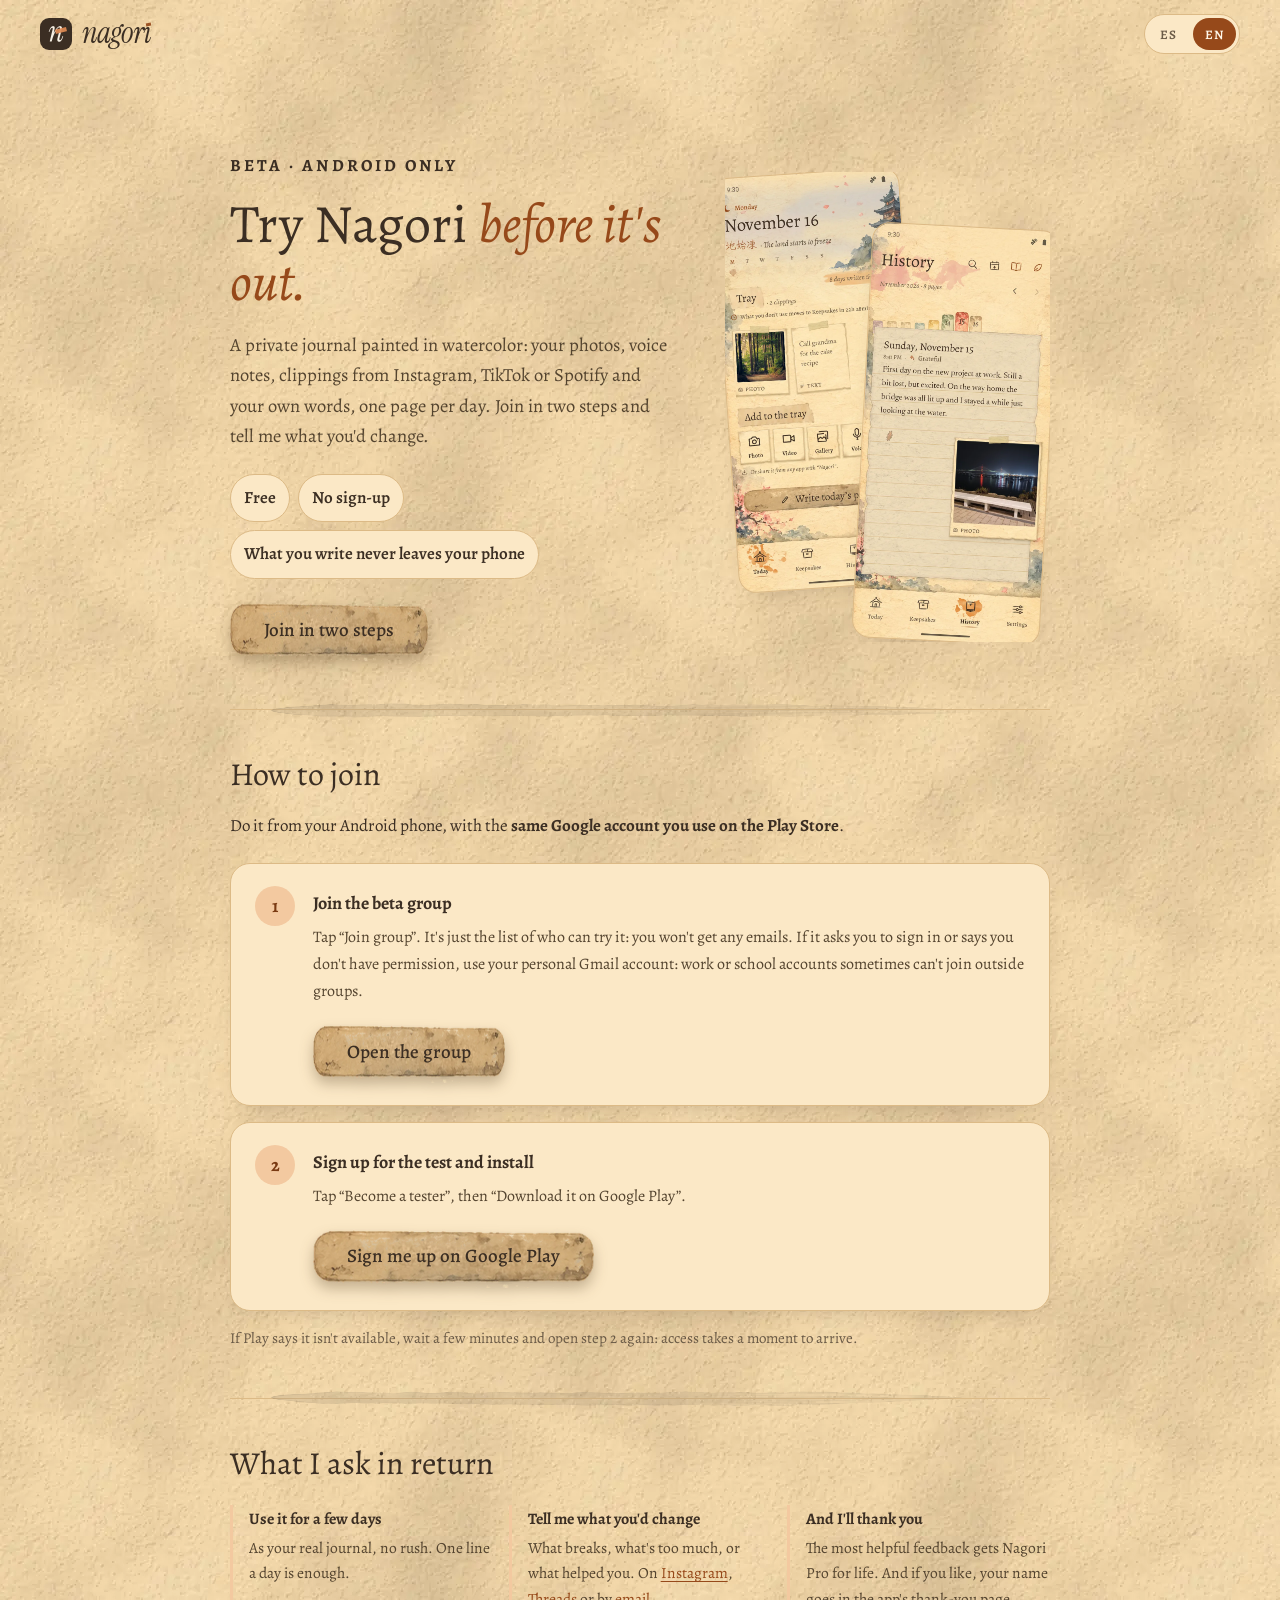
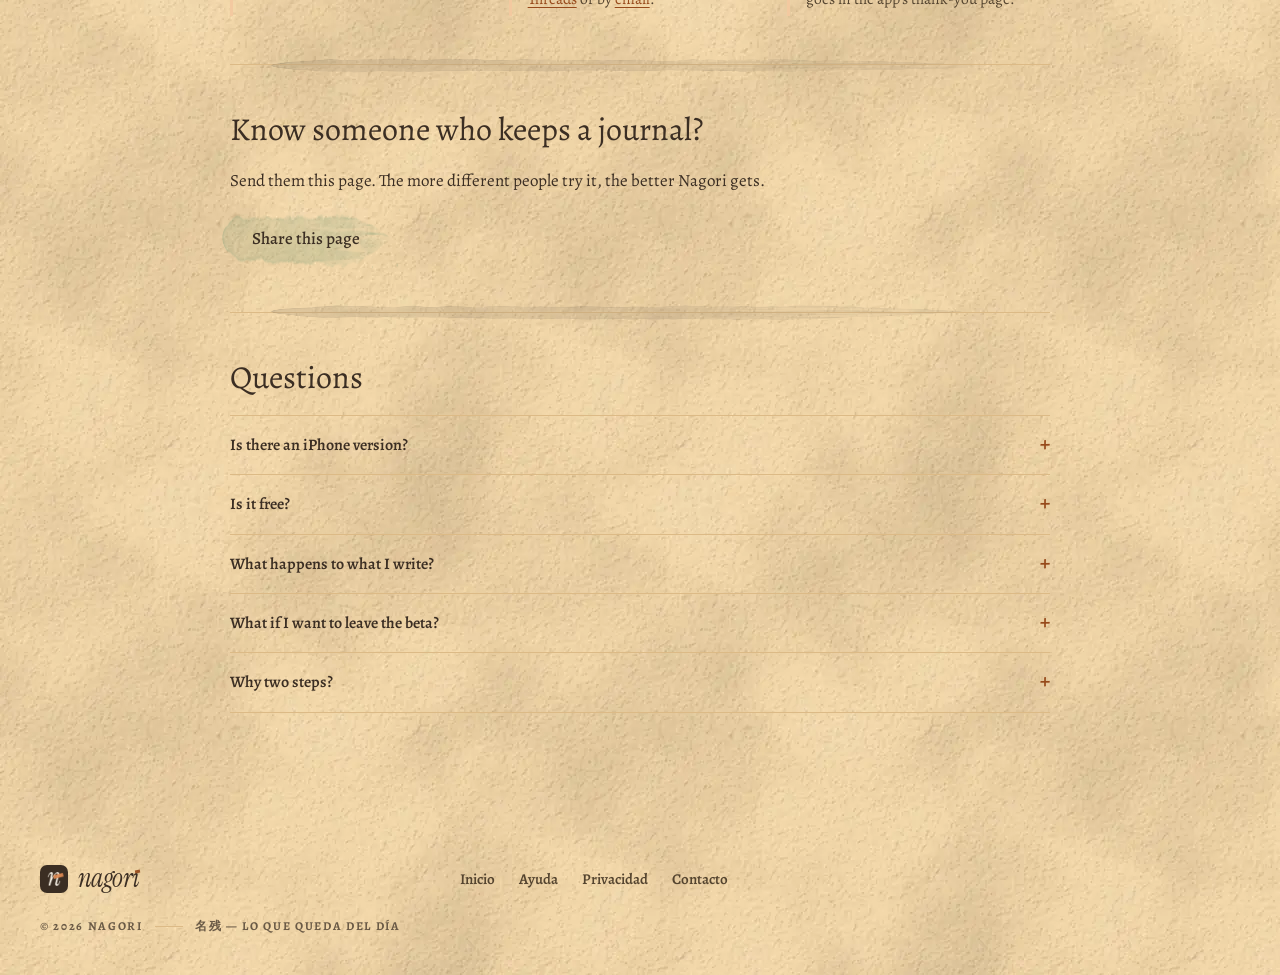
<file: beta/index.html>
<!doctype html>
<html lang="es">
<head>
<meta charset="UTF-8" />
<meta name="viewport" content="width=device-width, initial-scale=1" />
<title>Beta de Nagori — Pruébala antes de que salga</title>
<meta name="description" content="Prueba Nagori, el diario íntimo pintado a la acuarela para Android, antes de que salga. Gratis, sin cuentas y en dos pasos." />
<meta property="og:type" content="website" />
<meta property="og:site_name" content="Nagori" />
<meta property="og:url" content="https://dvera16.github.io/nagori-web/beta/" />
<meta property="og:title" content="Prueba Nagori antes de que salga" />
<meta property="og:description" content="El diario íntimo pintado a la acuarela para Android. Gratis, sin cuentas, en dos pasos. / The private journal painted in watercolor, for Android. Free, no sign-up, two steps." />
<meta property="og:image" content="https://dvera16.github.io/nagori-web/assets/og-nagori.jpg" />
<meta name="twitter:card" content="summary_large_image" />
<meta name="theme-color" content="#F1D5A6" />
<link rel="icon" href="../assets/icon.png" />
<link rel="preconnect" href="https://fonts.googleapis.com" />
<link rel="preconnect" href="https://fonts.gstatic.com" crossorigin />
<link href="https://fonts.googleapis.com/css2?family=Alegreya:ital,wght@0,400;0,500;0,700;1,400;1,500&family=Instrument+Serif:ital@0;1&display=swap" rel="stylesheet" />
<link rel="stylesheet" href="../styles.css?v=20261114" />
<style>
  /* Una sola página en dos idiomas: se ve el bloque del idioma de <html lang>. */
  html[lang="es"] [data-lang="en"], html[lang="en"] [data-lang="es"] { display: none !important; }

  .beta { max-width: 820px; margin: 0 auto; padding: clamp(40px, 7vw, 84px) 0 96px; }
  .lang-switch { display: inline-flex; gap: 4px; padding: 3px; border: 1px solid var(--hairline); border-radius: 999px; background: var(--paper-card); }
  .lang-switch button { font: 600 13px/1 var(--font-body); letter-spacing: .08em; color: var(--text-secondary); background: none; border: 0; border-radius: 999px; padding: 8px 12px; cursor: pointer; min-height: 32px; }
  .lang-switch button[aria-pressed="true"] { background: var(--terracotta); color: #fff7ea; }

  .beta-hero { display: grid; grid-template-columns: 1.15fr .85fr; gap: clamp(24px, 5vw, 56px); align-items: center; }
  .kicker { font: 700 12px/1 var(--font-body); letter-spacing: .18em; text-transform: uppercase; color: var(--terracotta); margin: 0 0 16px; }
  .beta h1 { font-family: var(--font-display); font-weight: 400; font-size: clamp(34px, 5.4vw, 54px); line-height: 1.08; margin: 0 0 18px; }
  .beta .lead { font-family: var(--font-journal); font-size: 18.5px; line-height: 1.65; color: var(--ink-soft); margin: 0 0 22px; }
  .chips { display: flex; flex-wrap: wrap; gap: 8px; margin: 0; padding: 0; list-style: none; }
  .hero-go { margin-top: 22px; }
  .beta section { scroll-margin-top: 80px; }
  .chips li { font: 600 13.5px/1 var(--font-body); color: var(--ink-soft); background: var(--paper-card); border: 1px solid var(--hairline); border-radius: 999px; padding: 9px 13px; }

  .shots { position: relative; height: clamp(340px, 46vw, 470px); }
  .shots img { position: absolute; width: 58%; height: auto; border-radius: 18px; border: 1px solid var(--hairline); box-shadow: var(--shadow-card); }
  .shots img:first-child { left: 0; top: 0; transform: rotate(-4deg); }
  .shots img:last-child { right: 0; bottom: 0; transform: rotate(3deg); }

  .beta section { border-top: 1px solid var(--hairline); margin-top: 48px; padding: 40px 0 0; min-height: 0; }
  .beta h2 { font-family: var(--font-display); font-weight: 400; font-size: clamp(26px, 3.6vw, 32px); margin: 0 0 14px; }
  .beta p, .beta li { font-family: var(--font-journal); font-size: 17px; line-height: 1.7; color: var(--ink); }
  .beta p { margin: 0 0 14px; }

  .steps { display: grid; gap: 16px; margin: 22px 0 0; padding: 0; list-style: none; counter-reset: step; }
  .step { display: grid; grid-template-columns: auto 1fr; gap: 6px 18px; align-items: start; background: var(--paper-card); border: 1px solid var(--hairline); border-radius: var(--radius-card); box-shadow: var(--shadow-card); padding: 22px 24px; }
  .step .num { grid-row: span 3; width: 40px; height: 40px; border-radius: 50%; display: grid; place-items: center; background: var(--terracotta-container); color: var(--terracotta-deep); font: 700 18px/1 var(--font-body); }
  .step h3 { font: 700 18px/1.3 var(--font-body); margin: 6px 0 2px; }
  .step p { margin: 0 0 12px; color: var(--ink-soft); font-size: 16px; }
  .step .btn-primary { justify-self: start; margin-top: 0; }
  .after-note { margin-top: 16px !important; font: 400 15px/1.55 var(--font-body) !important; color: var(--text-secondary) !important; }

  .ask { display: grid; grid-template-columns: repeat(auto-fit, minmax(220px, 1fr)); gap: 16px; margin-top: 18px; }
  .ask div { border-left: 3px solid var(--terracotta-container); padding: 4px 0 4px 16px; }
  .ask strong { display: block; font: 700 16px/1.35 var(--font-body); margin-bottom: 4px; }
  .ask span { font: 400 15.5px/1.6 var(--font-journal); color: var(--ink-soft); }

  .share-row { display: flex; flex-wrap: wrap; gap: 12px; align-items: center; margin-top: 18px; }
  .share-row .btn-secondary { margin-top: 0; }
  .share-msg { font: 600 14px/1 var(--font-body); color: var(--terracotta); min-height: 1em; }

  .faq details { border-bottom: 1px solid var(--hairline); }
  .faq details:first-of-type { border-top: 1px solid var(--hairline); }
  .faq summary { display: flex; justify-content: space-between; gap: 12px; padding: 18px 0; cursor: pointer; list-style: none; font: 600 16px/1.4 var(--font-body); color: var(--ink); }
  .faq summary::-webkit-details-marker { display: none; }
  .faq summary::after { content: "+"; color: var(--terracotta); font-size: 20px; line-height: 1; }
  .faq details[open] summary::after { content: "–"; }
  .faq details p { color: var(--ink-soft); margin: -4px 0 18px; }

  @media (max-width: 720px) {
    .beta-hero { grid-template-columns: 1fr; }
    .shots { height: 380px; max-width: 360px; margin: 8px auto 0; width: 100%; }
    .step { padding: 18px; gap: 4px 14px; }
    .step .num { width: 34px; height: 34px; font-size: 16px; }
  }
</style>
<script src="../proteger.js?v=20261120"></script>
</head>
<body>
<nav class="site-nav" id="siteNav">
  <a href="../index.html" class="nav-brand">
    <img src="../assets/icon.png" alt="" />
    <span class="wordmark">nagor<span class="i">ı<span class="dot"></span></span></span>
  </a>
  <div class="nav-links">
    <div class="lang-switch" role="group" aria-label="Idioma / Language">
      <button type="button" data-set-lang="es" aria-pressed="true">ES</button>
      <button type="button" data-set-lang="en" aria-pressed="false">EN</button>
    </div>
  </div>
</nav>

<main class="wrap">
  <div class="beta">

    <!-- ===================== ESPAÑOL ===================== -->
    <div data-lang="es">
      <header class="beta-hero">
        <div>
          <p class="kicker">Beta · Solo Android</p>
          <h1>Prueba Nagori <em>antes de que salga.</em></h1>
          <p class="lead">Un diario íntimo pintado a la acuarela: tus fotos, notas de voz, recortes de Instagram, TikTok o Spotify y lo que escribes, en una página por día. Entra en dos pasos y cuéntame qué cambiarías.</p>
          <ul class="chips">
            <li>Gratis</li>
            <li>Sin crear cuentas</li>
            <li>Lo que escribes no sale de tu móvil</li>
          </ul>
          <a class="btn-primary hero-go" href="#pasos">Entrar en dos pasos</a>
        </div>
        <div class="shots">
          <img src="../assets/pantallas/hoy.webp?v=20261116" width="720" height="1600" alt="Pantalla Hoy de Nagori pintada a la acuarela, con la semana en gotas de colores y la bandeja del día" />
          <img src="../assets/pantallas/historial.webp?v=20261116" width="720" height="1600" alt="Historial de Nagori: los días anteriores, cada uno con su estado de ánimo" loading="lazy" />
        </div>
      </header>

      <section id="pasos">
        <h2>Cómo entrar</h2>
        <p>Hazlo desde el móvil Android, con la <strong>misma cuenta de Google que usas en Play Store</strong>.</p>
        <ol class="steps">
          <li class="step">
            <span class="num" aria-hidden="true">1</span>
            <h3>Únete al grupo de la beta</h3>
            <p>Pulsa «Unirse al grupo». Es solo la lista de quién puede probarla: no recibirás correos. Si te pide iniciar sesión o te dice que no tienes permiso, entra con tu cuenta personal de Gmail: las de trabajo o de clase a veces no pueden unirse a grupos de fuera.</p>
            <a class="btn-primary" href="https://groups.google.com/g/nagori-beta/about" target="_blank" rel="noopener">Abrir el grupo</a>
          </li>
          <li class="step">
            <span class="num" aria-hidden="true">2</span>
            <h3>Apúntate a la prueba e instala</h3>
            <p>Pulsa «Convertirse en tester» y después «Descargar en Google Play».</p>
            <a class="btn-primary" href="https://play.google.com/apps/testing/com.danielvera.nagori" target="_blank" rel="noopener">Apuntarme en Google Play</a>
          </li>
        </ol>
        <p class="after-note">Si Play te dice que no está disponible, espera unos minutos y vuelve a abrir el paso 2: el permiso tarda un poco en llegar.</p>
      </section>

      <section id="a-cambio">
        <h2>Qué te pido a cambio</h2>
        <div class="ask">
          <div><strong>Úsala unos días</strong><span>Como tu diario de verdad, sin prisa. Una línea al día basta.</span></div>
          <div><strong>Cuéntame qué cambiarías</strong><span>Lo que falla, lo que sobra o lo que te ha servido. Por <a href="https://www.instagram.com/nagori.diario/" target="_blank" rel="noopener">Instagram</a>, <a href="https://www.threads.com/@nagori.diario" target="_blank" rel="noopener">Threads</a> o <a href="mailto:contacto.nagori@gmail.com?subject=Opini%C3%B3n%20sobre%20Nagori">correo</a>.</span></div>
          <div><strong>Y te lo agradezco</strong><span>Las opiniones que más ayuden se llevan Nagori Pro de por vida. Y si quieres, tu nombre irá en los agradecimientos de la app.</span></div>
        </div>
      </section>

      <section id="invitar">
        <h2>¿Conoces a alguien que escriba diario?</h2>
        <p>Pásale esta página. Cuantas más personas distintas la prueben, mejor saldrá Nagori.</p>
        <div class="share-row">
          <button type="button" class="btn-secondary" data-share>Compartir esta página</button>
          <span class="share-msg" data-share-msg aria-live="polite"></span>
        </div>
      </section>

      <section id="preguntas" class="faq">
        <h2>Preguntas</h2>
        <details><summary>¿Tiene versión para iPhone?</summary><p>Todavía no: Nagori es solo para Android. Si quieres que te avisemos cuando haya novedades, <a href="mailto:contacto.nagori@gmail.com?subject=Av%C3%ADsame%20de%20Nagori%20para%20iPhone">escríbenos</a>.</p></details>
        <details><summary>¿Es gratis?</summary><p>Sí. Escribir, guardar el día y la bandeja son gratis. Algunas funciones son de Nagori Pro y se pueden probar gratis 14 días.</p></details>
        <details><summary>¿Qué pasa con lo que escribo?</summary><p>Se queda en tu móvil, también durante la beta. No hay cuentas ni servidores nuestros. La copia de seguridad es opcional y va a tu propio Google Drive. Lo tienes todo en la <a href="../privacidad/index.html">política de privacidad</a>.</p></details>
        <details><summary>¿Y si quiero dejar la beta?</summary><p>Abre el enlace del paso 2 y pulsa «Dejar de participar». Antes de desinstalar, haz una copia en tu Google Drive (Ajustes › Copia de seguridad) para no perder nada.</p></details>
        <details><summary>¿Por qué hacen falta dos pasos?</summary><p>Nagori aún no ha salido en Google Play. Hasta entonces, Google solo deja instalarla a quien esté en la lista de la prueba, y el grupo es esa lista.</p></details>
      </section>
    </div>

    <!-- ===================== ENGLISH ===================== -->
    <div data-lang="en">
      <header class="beta-hero">
        <div>
          <p class="kicker">Beta · Android only</p>
          <h1>Try Nagori <em>before it's out.</em></h1>
          <p class="lead">A private journal painted in watercolor: your photos, voice notes, clippings from Instagram, TikTok or Spotify and your own words, one page per day. Join in two steps and tell me what you'd change.</p>
          <ul class="chips">
            <li>Free</li>
            <li>No sign-up</li>
            <li>What you write never leaves your phone</li>
          </ul>
          <a class="btn-primary hero-go" href="#steps">Join in two steps</a>
        </div>
        <div class="shots">
          <img src="../assets/beta/hoy-en.webp" width="720" height="1600" alt="Nagori's Today screen painted in watercolor, with a photo and a note in the tray" />
          <img src="../assets/beta/libreta-en.webp" width="720" height="1600" alt="Nagori's History as a notebook, with painted day tabs" loading="lazy" />
        </div>
      </header>

      <section id="steps">
        <h2>How to join</h2>
        <p>Do it from your Android phone, with the <strong>same Google account you use on the Play Store</strong>.</p>
        <ol class="steps">
          <li class="step">
            <span class="num" aria-hidden="true">1</span>
            <h3>Join the beta group</h3>
            <p>Tap “Join group”. It's just the list of who can try it: you won't get any emails. If it asks you to sign in or says you don't have permission, use your personal Gmail account: work or school accounts sometimes can't join outside groups.</p>
            <a class="btn-primary" href="https://groups.google.com/g/nagori-beta/about" target="_blank" rel="noopener">Open the group</a>
          </li>
          <li class="step">
            <span class="num" aria-hidden="true">2</span>
            <h3>Sign up for the test and install</h3>
            <p>Tap “Become a tester”, then “Download it on Google Play”.</p>
            <a class="btn-primary" href="https://play.google.com/apps/testing/com.danielvera.nagori" target="_blank" rel="noopener">Sign me up on Google Play</a>
          </li>
        </ol>
        <p class="after-note">If Play says it isn't available, wait a few minutes and open step 2 again: access takes a moment to arrive.</p>
      </section>

      <section>
        <h2>What I ask in return</h2>
        <div class="ask">
          <div><strong>Use it for a few days</strong><span>As your real journal, no rush. One line a day is enough.</span></div>
          <div><strong>Tell me what you'd change</strong><span>What breaks, what's too much, or what helped you. On <a href="https://www.instagram.com/nagori.diario/" target="_blank" rel="noopener">Instagram</a>, <a href="https://www.threads.com/@nagori.diario" target="_blank" rel="noopener">Threads</a> or by <a href="mailto:contacto.nagori@gmail.com?subject=Feedback%20on%20Nagori">email</a>.</span></div>
          <div><strong>And I'll thank you</strong><span>The most helpful feedback gets Nagori Pro for life. And if you like, your name goes in the app's thank-you page.</span></div>
        </div>
      </section>

      <section>
        <h2>Know someone who keeps a journal?</h2>
        <p>Send them this page. The more different people try it, the better Nagori gets.</p>
        <div class="share-row">
          <button type="button" class="btn-secondary" data-share>Share this page</button>
          <span class="share-msg" data-share-msg aria-live="polite"></span>
        </div>
      </section>

      <section class="faq">
        <h2>Questions</h2>
        <details><summary>Is there an iPhone version?</summary><p>Not yet: Nagori is Android only. If you'd like to hear when there's news, <a href="mailto:contacto.nagori@gmail.com?subject=Let%20me%20know%20about%20Nagori%20for%20iPhone">email us</a>.</p></details>
        <details><summary>Is it free?</summary><p>Yes. Writing, saving your day and the tray are free. Some features are part of Nagori Pro, which you can try free for 14 days.</p></details>
        <details><summary>What happens to what I write?</summary><p>It stays on your phone, during the beta too. No accounts, no servers of ours. Backup is optional and goes to your own Google Drive. It's all in the <a href="../privacidad/index.html">privacy policy</a> (in Spanish).</p></details>
        <details><summary>What if I want to leave the beta?</summary><p>Open the step 2 link and tap “Leave the program”. Before uninstalling, back up to your Google Drive (Settings › Backup) so you don't lose anything.</p></details>
        <details><summary>Why two steps?</summary><p>Nagori isn't out on Google Play yet. Until then, Google only lets people on the test list install it, and the group is that list.</p></details>
      </section>
    </div>

  </div>
</main>

<footer>
  <div class="wrap">
    <div class="footer-row">
      <a href="../index.html" class="footer-brand">
        <img src="../assets/icon.png" alt="" />
        <span class="wordmark">nagor<span class="i">ı<span class="dot"></span></span></span>
      </a>
      <div class="footer-links">
        <a href="../index.html">Inicio</a>
        <a href="../ayuda/index.html">Ayuda</a>
        <a href="../privacidad/index.html">Privacidad</a>
        <a href="mailto:contacto.nagori@gmail.com">Contacto</a>
      </div>
    </div>
    <p class="footer-copy"><span>© 2026 Nagori</span><span class="rule"></span><span>名残 — lo que queda del día</span></p>
  </div>
</footer>

<script>
(function () {
  var root = document.documentElement;
  var titles = { es: "Beta de Nagori — Pruébala antes de que salga", en: "Nagori beta — Try it before it's out" };
  function setLang(lang, remember) {
    root.lang = lang;
    document.title = titles[lang];
    document.querySelectorAll("[data-set-lang]").forEach(function (b) { b.setAttribute("aria-pressed", String(b.dataset.setLang === lang)); });
    if (remember) { try { localStorage.setItem("nagori-beta-lang", lang); } catch (e) {} }
  }
  // ?lang=en manda; si no, lo último elegido; si no, el idioma del navegador.
  var asked = new URLSearchParams(location.search).get("lang");
  var saved = null;
  try { saved = localStorage.getItem("nagori-beta-lang"); } catch (e) {}
  var lang = asked === "en" || asked === "es" ? asked : saved || ((navigator.language || "es").toLowerCase().indexOf("es") === 0 ? "es" : "en");
  setLang(lang, false);
  document.querySelectorAll("[data-set-lang]").forEach(function (b) {
    b.addEventListener("click", function () { setLang(b.dataset.setLang, true); });
  });

  var msgs = { es: "Enlace copiado", en: "Link copied" };
  document.querySelectorAll("[data-share]").forEach(function (button) {
    button.addEventListener("click", function () {
      var url = "https://dvera16.github.io/nagori-web/beta/?utm_source=invitacion&utm_medium=compartir&utm_campaign=beta";
      var msg = button.parentNode.querySelector("[data-share-msg]");
      if (navigator.share) {
        navigator.share({ title: "Nagori", text: root.lang === "en" ? "Try Nagori, a private journal painted in watercolor:" : "Prueba Nagori, un diario íntimo pintado a la acuarela:", url: url }).catch(function () {});
      } else if (navigator.clipboard) {
        navigator.clipboard.writeText(url).then(function () { msg.textContent = msgs[root.lang]; });
      } else {
        msg.textContent = url;
      }
    });
  });
})();
</script>
</body>
</html>
</file>
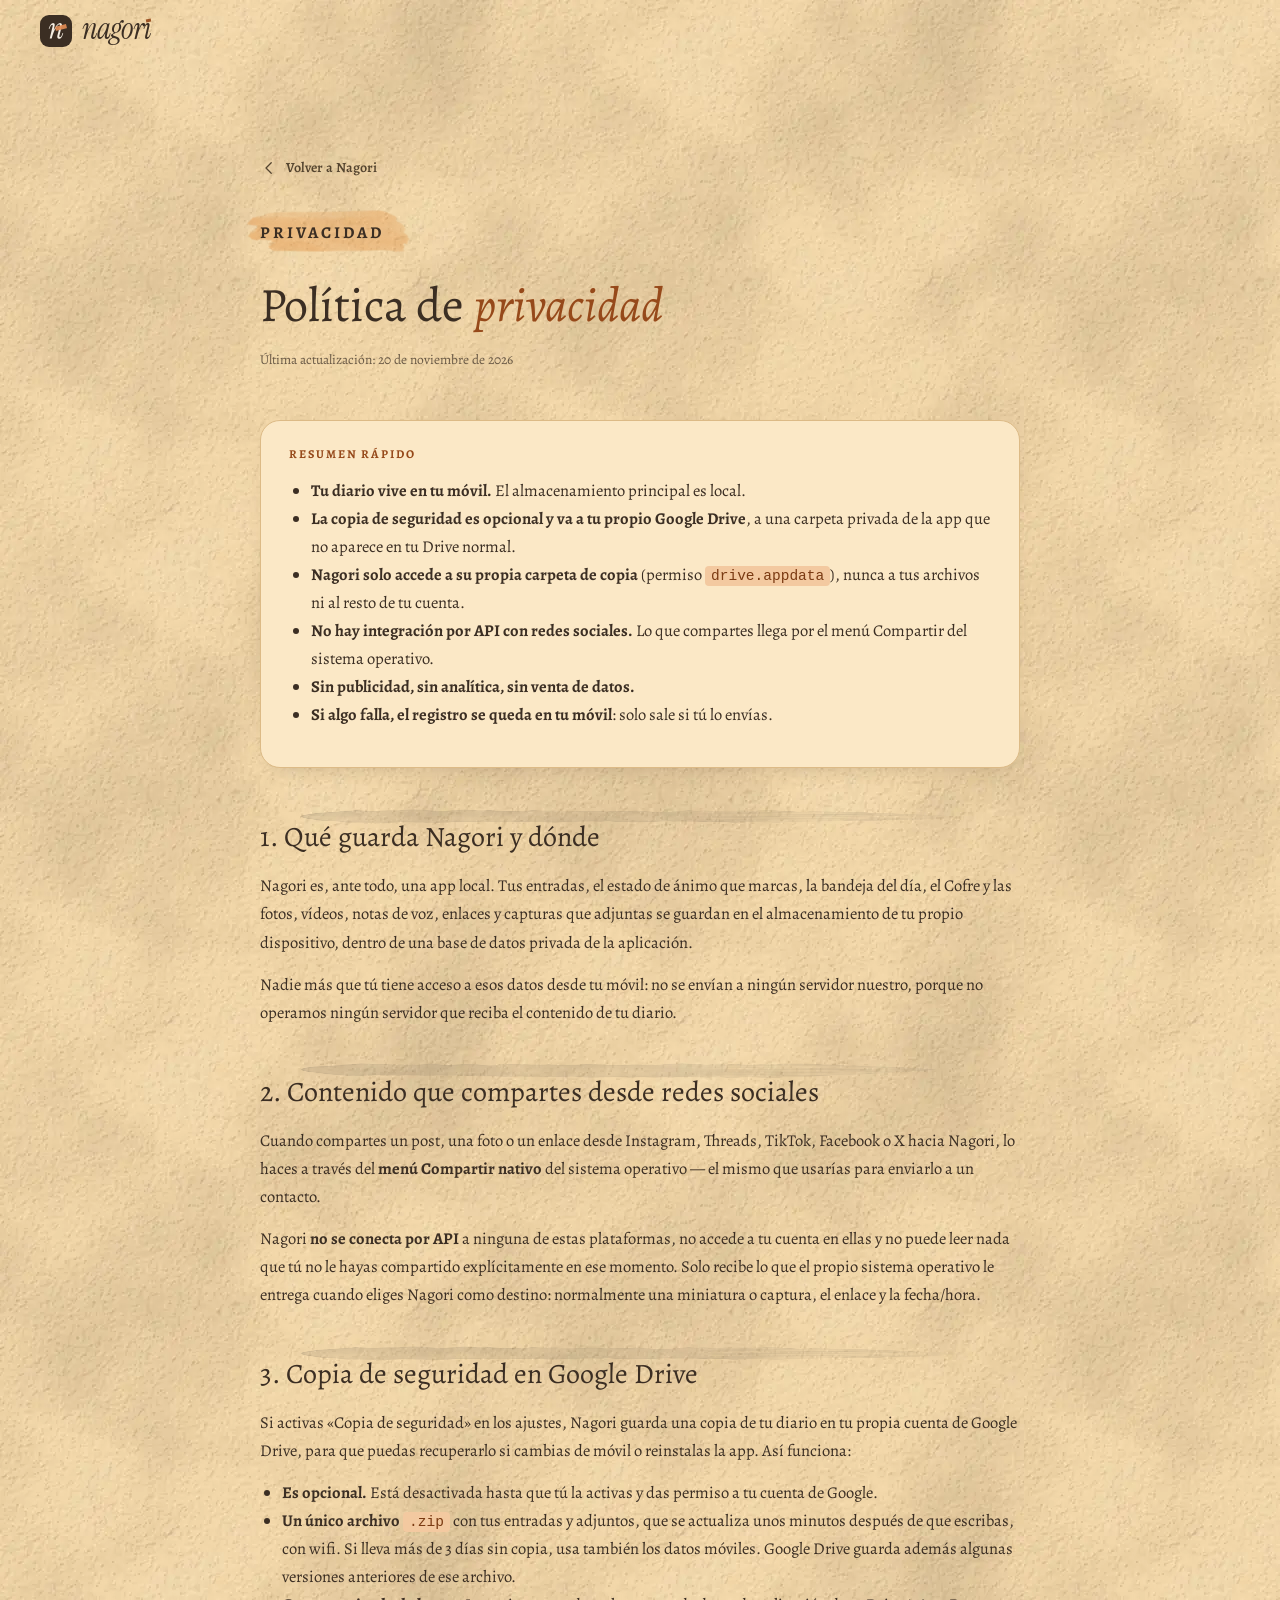
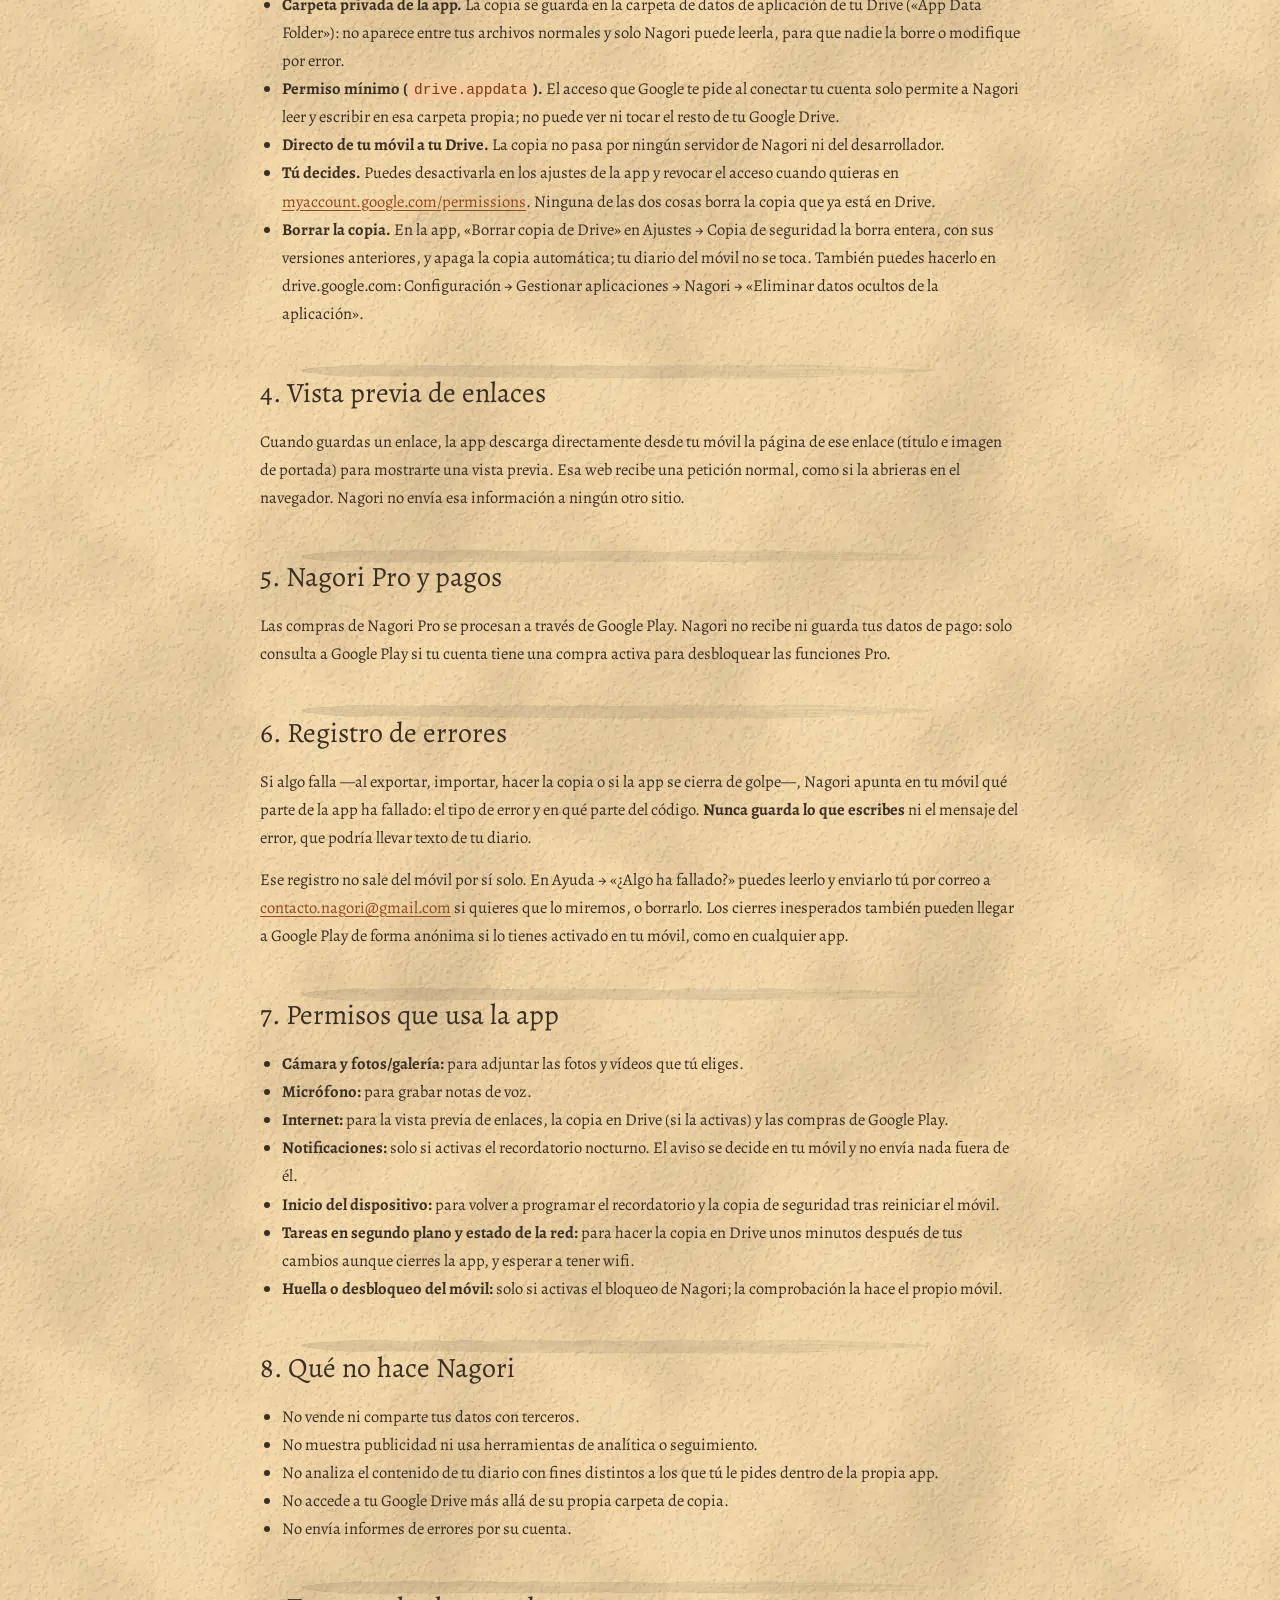
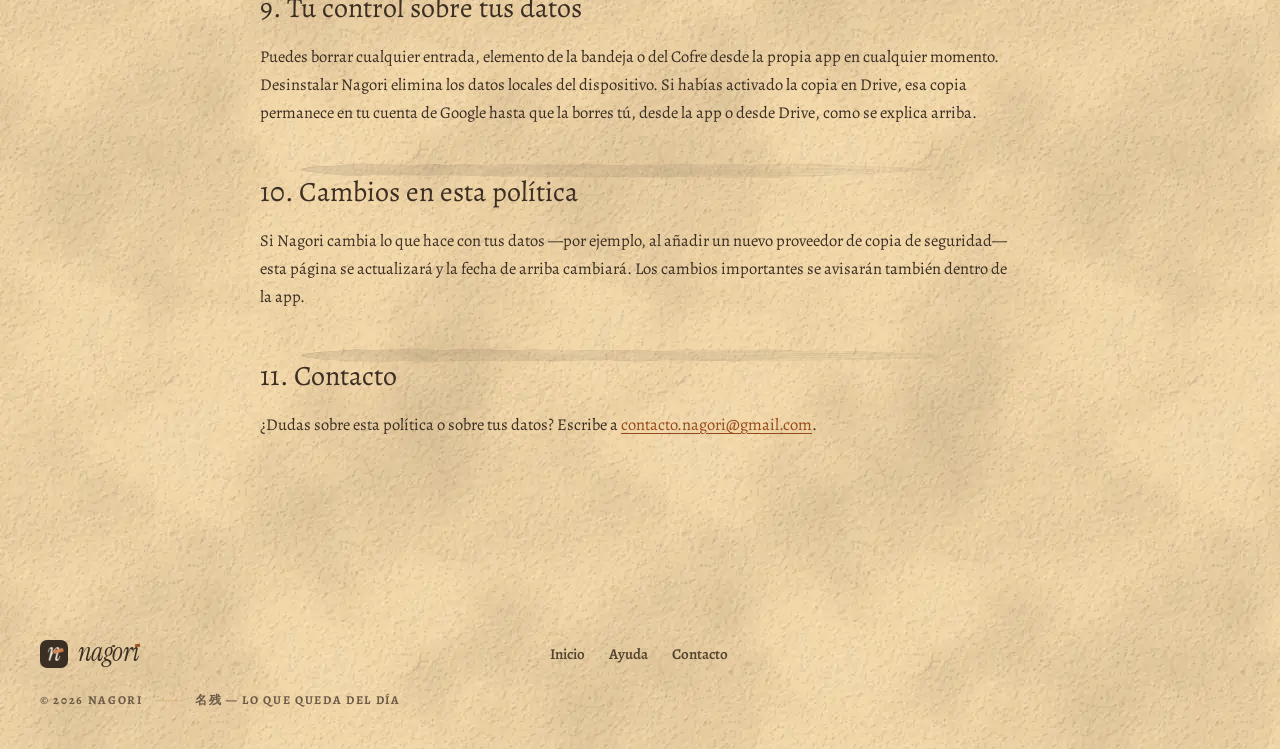
<file: privacidad/index.html>
<!doctype html>
<html lang="es">
<head>
<meta charset="UTF-8" />
<meta name="viewport" content="width=device-width, initial-scale=1" />
<title>Política de privacidad — Nagori</title>
<meta name="description" content="Política de privacidad de Nagori: qué datos guarda, cómo funciona la copia de seguridad en Google Drive y qué control tienes sobre tu diario." />
<link rel="icon" href="../assets/icon.png" />
<link rel="preconnect" href="https://fonts.googleapis.com" />
<link rel="preconnect" href="https://fonts.gstatic.com" crossorigin />
<link href="https://fonts.googleapis.com/css2?family=Alegreya:ital,wght@0,400;0,500;0,700;1,400;1,500&family=Instrument+Serif:ital@0;1&display=swap" rel="stylesheet" />
<link rel="stylesheet" href="../styles.css?v=20261114" />
<style>
  .legal {
    padding: clamp(56px, 8vw, 96px) 0 100px;
    max-width: 760px;
    margin: 0 auto;
  }
  .legal .eyebrow span { opacity: 1; transform: none; }
  .legal h1 {
    font-family: var(--font-display);
    font-weight: 400;
    font-size: clamp(32px, 5vw, 48px);
    margin: 0 0 8px;
  }
  .legal .updated {
    font-family: var(--font-body);
    font-size: 13.5px;
    color: var(--text-secondary);
    margin: 0 0 48px;
  }
  .tldr {
    background: var(--paper-card);
    border: 1px solid var(--hairline);
    border-radius: var(--radius-card);
    padding: 24px 28px;
    margin-bottom: 48px;
    box-shadow: var(--shadow-card);
  }
  .tldr h2 {
    font-family: var(--font-body);
    font-size: 12px;
    font-weight: 700;
    letter-spacing: 0.16em;
    text-transform: uppercase;
    color: var(--terracotta);
    margin: 0 0 14px;
  }
  .tldr ul {
    margin: 0;
    padding-left: 20px;
    font-family: var(--font-body);
    font-size: 14.5px;
    line-height: 1.7;
    color: var(--ink-soft);
  }
  .tldr li strong { color: var(--ink); }

  .legal section {
    border-top: none;
    padding: 0;
    margin-bottom: 44px;
  }
  .legal h2.section-title {
    font-family: var(--font-display);
    font-weight: 400;
    font-size: 28px;
    margin: 0 0 14px;
  }
  .legal p, .legal li {
    font-family: var(--font-journal);
    font-size: 16.5px;
    line-height: 1.7;
    color: var(--ink);
  }
  .legal p { margin: 0 0 14px; }
  .legal ul { padding-left: 22px; margin: 0 0 14px; }
  .legal code { font-size: 0.88em; }
  .legal a.inline { color: var(--terracotta); text-decoration: underline; }
  .back-link {
    display: inline-flex;
    align-items: center;
    gap: 8px;
    font-family: var(--font-body);
    font-weight: 600;
    font-size: 14px;
    color: var(--ink-soft);
    text-decoration: none;
    margin-bottom: 32px;
  }
  .back-link:hover { color: var(--ink); }
</style>
<script src="../proteger.js?v=20261120"></script>
</head>
<body>

<nav class="site-nav" id="siteNav">
  <a href="../index.html" class="nav-brand">
    <img src="../assets/icon.png" alt="" />
    <span class="wordmark">nagor<span class="i">ı<span class="dot"></span></span></span>
  </a>
  <div class="nav-links">
  </div>
</nav>

<main class="wrap">
  <div class="legal">
    <a class="back-link" href="../index.html"><svg viewBox="0 0 24 24" width="18" height="18" aria-hidden="true"><path d="M15 5l-7 7 7 7"></path></svg>Volver a Nagori</a>
    <p class="eyebrow"><span>Privacidad</span></p>
    <h1>Política de <em>privacidad</em></h1>
    <p class="updated">Última actualización: 20 de noviembre de 2026</p>

    <div class="tldr">
      <h2>Resumen rápido</h2>
      <ul>
        <li><strong>Tu diario vive en tu móvil.</strong> El almacenamiento principal es local.</li>
        <li><strong>La copia de seguridad es opcional y va a tu propio Google Drive</strong>, a una carpeta privada de la app que no aparece en tu Drive normal.</li>
        <li><strong>Nagori solo accede a su propia carpeta de copia</strong> (permiso <code>drive.appdata</code>), nunca a tus archivos ni al resto de tu cuenta.</li>
        <li><strong>No hay integración por API con redes sociales.</strong> Lo que compartes llega por el menú Compartir del sistema operativo.</li>
        <li><strong>Sin publicidad, sin analítica, sin venta de datos.</strong></li>
        <li><strong>Si algo falla, el registro se queda en tu móvil</strong>: solo sale si tú lo envías.</li>
      </ul>
    </div>

    <section>
      <h2 class="section-title">1. Qué guarda Nagori y dónde</h2>
      <p>
        Nagori es, ante todo, una app local. Tus entradas, el estado de ánimo que marcas, la bandeja del día, el Cofre y las fotos, vídeos, notas de voz, enlaces y capturas que adjuntas se guardan en el almacenamiento de tu propio dispositivo, dentro de una base de datos privada de la aplicación.
      </p>
      <p>
        Nadie más que tú tiene acceso a esos datos desde tu móvil: no se envían a ningún servidor nuestro, porque no operamos ningún servidor que reciba el contenido de tu diario.
      </p>
    </section>

    <section>
      <h2 class="section-title">2. Contenido que compartes desde redes sociales</h2>
      <p>
        Cuando compartes un post, una foto o un enlace desde Instagram, Threads, TikTok, Facebook o X hacia Nagori, lo haces a través del <strong>menú Compartir nativo</strong> del sistema operativo — el mismo que usarías para enviarlo a un contacto.
      </p>
      <p>
        Nagori <strong>no se conecta por API</strong> a ninguna de estas plataformas, no accede a tu cuenta en ellas y no puede leer nada que tú no le hayas compartido explícitamente en ese momento. Solo recibe lo que el propio sistema operativo le entrega cuando eliges Nagori como destino: normalmente una miniatura o captura, el enlace y la fecha/hora.
      </p>
    </section>

    <section>
      <h2 class="section-title">3. Copia de seguridad en Google Drive</h2>
      <p>
        Si activas «Copia de seguridad» en los ajustes, Nagori guarda una copia de tu diario en tu propia cuenta de Google Drive, para que puedas recuperarlo si cambias de móvil o reinstalas la app. Así funciona:
      </p>
      <ul>
        <li><strong>Es opcional.</strong> Está desactivada hasta que tú la activas y das permiso a tu cuenta de Google.</li>
        <li><strong>Un único archivo <code>.zip</code></strong> con tus entradas y adjuntos, que se actualiza unos minutos después de que escribas, con wifi. Si lleva más de 3 días sin copia, usa también los datos móviles. Google Drive guarda además algunas versiones anteriores de ese archivo.</li>
        <li><strong>Carpeta privada de la app.</strong> La copia se guarda en la carpeta de datos de aplicación de tu Drive («App Data Folder»): no aparece entre tus archivos normales y solo Nagori puede leerla, para que nadie la borre o modifique por error.</li>
        <li><strong>Permiso mínimo (<code>drive.appdata</code>).</strong> El acceso que Google te pide al conectar tu cuenta solo permite a Nagori leer y escribir en esa carpeta propia; no puede ver ni tocar el resto de tu Google Drive.</li>
        <li><strong>Directo de tu móvil a tu Drive.</strong> La copia no pasa por ningún servidor de Nagori ni del desarrollador.</li>
        <li><strong>Tú decides.</strong> Puedes desactivarla en los ajustes de la app y revocar el acceso cuando quieras en <a class="inline" href="https://myaccount.google.com/permissions">myaccount.google.com/permissions</a>. Ninguna de las dos cosas borra la copia que ya está en Drive.</li>
        <li><strong>Borrar la copia.</strong> En la app, «Borrar copia de Drive» en Ajustes → Copia de seguridad la borra entera, con sus versiones anteriores, y apaga la copia automática; tu diario del móvil no se toca. También puedes hacerlo en drive.google.com: Configuración → Gestionar aplicaciones → Nagori → «Eliminar datos ocultos de la aplicación».</li>
      </ul>
    </section>

    <section>
      <h2 class="section-title">4. Vista previa de enlaces</h2>
      <p>
        Cuando guardas un enlace, la app descarga directamente desde tu móvil la página de ese enlace (título e imagen de portada) para mostrarte una vista previa. Esa web recibe una petición normal, como si la abrieras en el navegador. Nagori no envía esa información a ningún otro sitio.
      </p>
    </section>

    <section>
      <h2 class="section-title">5. Nagori Pro y pagos</h2>
      <p>
        Las compras de Nagori Pro se procesan a través de Google Play. Nagori no recibe ni guarda tus datos de pago: solo consulta a Google Play si tu cuenta tiene una compra activa para desbloquear las funciones Pro.
      </p>
    </section>

    <section>
      <h2 class="section-title">6. Registro de errores</h2>
      <p>
        Si algo falla —al exportar, importar, hacer la copia o si la app se cierra de golpe—, Nagori apunta en tu móvil qué parte de la app ha fallado: el tipo de error y en qué parte del código. <strong>Nunca guarda lo que escribes</strong> ni el mensaje del error, que podría llevar texto de tu diario.
      </p>
      <p>
        Ese registro no sale del móvil por sí solo. En Ayuda → «¿Algo ha fallado?» puedes leerlo y enviarlo tú por correo a <a class="inline" href="mailto:contacto.nagori@gmail.com">contacto.nagori@gmail.com</a> si quieres que lo miremos, o borrarlo. Los cierres inesperados también pueden llegar a Google Play de forma anónima si lo tienes activado en tu móvil, como en cualquier app.
      </p>
    </section>

    <section>
      <h2 class="section-title">7. Permisos que usa la app</h2>
      <ul>
        <li><strong>Cámara y fotos/galería:</strong> para adjuntar las fotos y vídeos que tú eliges.</li>
        <li><strong>Micrófono:</strong> para grabar notas de voz.</li>
        <li><strong>Internet:</strong> para la vista previa de enlaces, la copia en Drive (si la activas) y las compras de Google Play.</li>
        <li><strong>Notificaciones:</strong> solo si activas el recordatorio nocturno. El aviso se decide en tu móvil y no envía nada fuera de él.</li>
        <li><strong>Inicio del dispositivo:</strong> para volver a programar el recordatorio y la copia de seguridad tras reiniciar el móvil.</li>
        <li><strong>Tareas en segundo plano y estado de la red:</strong> para hacer la copia en Drive unos minutos después de tus cambios aunque cierres la app, y esperar a tener wifi.</li>
        <li><strong>Huella o desbloqueo del móvil:</strong> solo si activas el bloqueo de Nagori; la comprobación la hace el propio móvil.</li>
      </ul>
    </section>

    <section>
      <h2 class="section-title">8. Qué no hace Nagori</h2>
      <ul>
        <li>No vende ni comparte tus datos con terceros.</li>
        <li>No muestra publicidad ni usa herramientas de analítica o seguimiento.</li>
        <li>No analiza el contenido de tu diario con fines distintos a los que tú le pides dentro de la propia app.</li>
        <li>No accede a tu Google Drive más allá de su propia carpeta de copia.</li>
        <li>No envía informes de errores por su cuenta.</li>
      </ul>
    </section>

    <section>
      <h2 class="section-title">9. Tu control sobre tus datos</h2>
      <p>
        Puedes borrar cualquier entrada, elemento de la bandeja o del Cofre desde la propia app en cualquier momento. Desinstalar Nagori elimina los datos locales del dispositivo. Si habías activado la copia en Drive, esa copia permanece en tu cuenta de Google hasta que la borres tú, desde la app o desde Drive, como se explica arriba.
      </p>
    </section>

    <section>
      <h2 class="section-title">10. Cambios en esta política</h2>
      <p>
        Si Nagori cambia lo que hace con tus datos —por ejemplo, al añadir un nuevo proveedor de copia de seguridad— esta página se actualizará y la fecha de arriba cambiará. Los cambios importantes se avisarán también dentro de la app.
      </p>
    </section>

    <section>
      <h2 class="section-title">11. Contacto</h2>
      <p>
        ¿Dudas sobre esta política o sobre tus datos? Escribe a <a class="inline" href="mailto:contacto.nagori@gmail.com">contacto.nagori@gmail.com</a>.
      </p>
    </section>
  </div>
</main>

<footer>
  <div class="wrap">
    <div class="footer-row">
      <a href="../index.html" class="footer-brand">
        <img src="../assets/icon.png" alt="" />
        <span class="wordmark">nagor<span class="i">ı<span class="dot"></span></span></span>
      </a>
      <div class="footer-links">
        <a href="../index.html">Inicio</a>
        <a href="../ayuda/index.html">Ayuda</a>
        <a href="mailto:contacto.nagori@gmail.com">Contacto</a>
      </div>
    </div>
    <p class="footer-copy"><span>© 2026 Nagori</span><span class="rule"></span><span>名残 — lo que queda del día</span></p>
  </div>
</footer>

</body>
</html>
</file>
<file: styles.css>
/* Nagori — sistema «Papel, tinta y acuarela» (interfaz orgánica de la app, noviembre de 2026) */
:root {
  color-scheme: light;
  --paper: #f1d5a6;
  --paper-card: #fbe8c6;
  --paper-sunk: #f4d6a2;
  --ink: #3b2e23;
  --ink-soft: #54442f;
  --text-secondary: #6a5a46;
  --taupe: #8b7b64;
  --hairline: #dcba86;
  --ruled-line: #edcd98;
  --tape: rgba(226, 205, 148, 0.82);
  --terracotta: #96491a;
  --terracotta-deep: #7a3a12;
  --on-terracotta: #fffbf3;
  --terracotta-container: #f3c9a0;
  --btn-ink: #3b2e23;
  --on-btn-ink: #f6efe3;
  --btn-ink-icon: #96491a;
  --bermellon: #c0563f;
  --salvia: #8fa67e;
  --dorado: #b8892b;
  --hanko: #d0362b;
  --papel: url(assets/acuarela/papel.webp);

  --font-display: "Alegreya", Georgia, serif;
  --font-body: "Alegreya", Georgia, serif;
  --font-journal: "Alegreya", Georgia, serif;
  --font-brand: "Instrument Serif", serif;

  --radius-card: 20px;
  --radius-btn: 16px;
  --gutter: clamp(20px, 4vw, 40px);
  --max: 1080px;

  --shadow-card: 0 10px 24px -16px rgba(59, 46, 35, 0.35);
  --shadow-clip: 0 1px 0 #e0d3bc, 0 18px 30px -18px rgba(59, 46, 35, 0.45);
}

* { box-sizing: border-box; }
html { scroll-behavior: smooth; scroll-padding-top: 76px; }
body {
  margin: 0;
  background: var(--paper) var(--papel) 0 0 / 512px;
  color: var(--ink);
  font-family: var(--font-body);
  font-size: 17px;
  line-height: 1.5;
  -webkit-font-smoothing: antialiased;
  overflow-x: hidden;
}
a { color: var(--terracotta); text-underline-offset: 3px; transition: color .2s ease; }
a:hover { color: var(--terracotta-deep); }
img { max-width: 100%; display: block; }
em { font-style: italic; color: var(--terracotta); }
.wrap { max-width: var(--max); margin: 0 auto; padding: 0 var(--gutter); }

/* ---------- Wordmark: Instrument Serif itálica, punto de la «i» = cinta ---------- */
.wordmark {
  font-family: var(--font-brand);
  font-style: italic;
  font-weight: 400;
  letter-spacing: -0.02em;
  line-height: 1;
}
.wordmark .i { position: relative; display: inline-block; }
.wordmark .dot {
  position: absolute;
  left: 50%;
  top: 0.18em;
  width: 0.18em;
  height: 0.1em;
  margin-left: -0.04em;
  background: var(--terracotta);
  opacity: 0.92;
  transform: rotate(-10deg);
}

/* ---------- Iconos: trazo de tinta 24×24, 1.75, extremos redondos ---------- */
svg { fill: none; stroke: currentColor; stroke-width: 1.75; stroke-linecap: round; stroke-linejoin: round; }

/* ---------- Nav ---------- */
.site-nav {
  position: sticky;
  top: 0;
  z-index: 50;
  display: flex;
  align-items: center;
  justify-content: space-between;
  gap: 16px;
  padding: 14px var(--gutter);
  background: color-mix(in srgb, var(--paper) 92%, transparent);
  backdrop-filter: blur(10px);
  border-bottom: 1px solid transparent;
  transition: border-color 0.3s ease;
}
.site-nav.scrolled { border-bottom-color: var(--hairline); }
.nav-brand { display: flex; align-items: center; gap: 10px; text-decoration: none; color: var(--ink); }
.nav-brand:hover { color: var(--ink); }
.nav-brand img { width: 32px; height: 32px; border-radius: 9px; }
.nav-brand .wordmark { font-size: 30px; padding-bottom: 3px; }
.nav-links { display: flex; align-items: center; gap: 22px; }
.nav-links a { font-size: 13.5px; font-weight: 600; color: var(--ink-soft); text-decoration: none; }
.nav-links a:hover { color: var(--ink); }
.nav-links a.social, a.social { display: inline-flex; align-items: center; }
a.social svg { width: 20px; height: 20px; }
.nav-links { gap: 18px; }

/* ---------- Botones ---------- */
.btn-primary, .btn-secondary {
  display: inline-flex;
  align-items: center;
  gap: 10px;
  text-decoration: none;
  font: 600 15px/1 var(--font-body);
}
.btn-primary {
  height: 52px;
  padding: 0 22px;
  border-radius: var(--radius-btn);
  background: var(--btn-ink);
  color: var(--on-btn-ink);
  box-shadow: 0 10px 20px -12px rgba(59, 46, 35, 0.7);
}
.btn-primary { transition: filter .25s ease, box-shadow .25s ease; }
.btn-primary:hover { color: var(--on-btn-ink); filter: brightness(1.1); box-shadow: 0 14px 26px -12px rgba(59, 46, 35, 0.75); }
.btn-primary svg { width: 20px; height: 20px; stroke: var(--btn-ink-icon); stroke-width: 1.9; }
.btn-secondary {
  height: 48px;
  padding: 0 20px;
  border-radius: 24px;
  border: 1px solid var(--hairline);
  background: var(--paper);
  color: var(--ink);
  font-size: 14.5px;
  margin-top: 48px;
}
.btn-secondary { transition: border-color .25s ease, background-color .25s ease; }
.btn-secondary:hover { color: var(--ink); border-color: var(--taupe); background: var(--paper-card); }
.btn-secondary svg { width: 18px; height: 18px; stroke: var(--terracotta); stroke-width: 2; }

/* ---------- Hero ---------- */
.hero {
  max-width: 1180px;
  margin: 0 auto;
  padding: clamp(48px, 8vw, 96px) var(--gutter) clamp(64px, 8vw, 110px);
  display: grid;
  grid-template-columns: minmax(0, 1fr) minmax(0, 1fr);
  gap: 56px;
  align-items: center;
}
.hero-copy { display: flex; flex-direction: column; align-items: flex-start; gap: 26px; }
.hero-kanji {
  display: flex;
  align-items: center;
  gap: 14px;
  font: 600 13px/1 var(--font-body);
  letter-spacing: 0.18em;
  text-transform: uppercase;
  color: var(--text-secondary);
}
.rule { width: 28px; height: 1px; background: var(--hairline); display: inline-block; }
.hero-brand { display: flex; align-items: center; gap: 22px; }
.hero-mark {
  width: 84px;
  height: 84px;
  border-radius: 20px;
  box-shadow: 0 18px 30px -16px rgba(42, 32, 24, 0.7);
  opacity: 0;
}
.hero-word {
  margin: 0;
  font-size: clamp(76px, 11vw, 128px);
  padding-bottom: 0.1em;
  opacity: 0;
}
.hero-headline {
  font-family: var(--font-display);
  font-weight: 400;
  font-size: clamp(30px, 4vw, 46px);
  line-height: 1.12;
  letter-spacing: -0.01em;
  margin: 0;
}
.hero-headline .line, .reveal-heading .line { display: block; overflow: hidden; padding: 0 2px 0.06em; }
.hero-headline .line > span, .reveal-heading .line > span { display: inline-block; opacity: 0; }
.hero-sub {
  font-family: var(--font-journal);
  font-style: italic;
  font-size: clamp(17px, 2vw, 20px);
  line-height: 1.5;
  color: var(--ink-soft);
  max-width: 40ch;
  margin: 0;
  opacity: 0;
}
#scrollCue { opacity: 0; }
.hero-cta { display: flex; flex-direction: column; align-items: flex-start; gap: 14px; }
.hero-actions { display: flex; flex-wrap: wrap; align-items: center; gap: 12px; }
.hero-actions .btn-secondary { margin-top: 0; }
.hero-note { margin: 0; max-width: 46ch; font: 400 14px/1.5 var(--font-body); color: var(--text-secondary); }
.hero-note strong { font-weight: 600; color: var(--ink); }
.hero-phone { display: flex; justify-content: center; opacity: 0; }
.hero-phone .phone-stage { transform: rotate(2deg); }

/* Pantallas del producto (marcado con estilos propios, colores fijos de la app) */
.phone-stage { flex: none; padding: 8px; }
.phone-stage svg { stroke-width: inherit; }
/* Marco del móvil con capturas reales de la app (1080 × 2400, proporción 9:20) */
.device {
  position: relative;
  width: 360px;
  height: 800px;
  border-radius: 34px;
  overflow: hidden;
  background: var(--paper);
  box-shadow: 0 0 0 8px #2a2018, 0 40px 60px -30px rgba(42, 32, 24, 0.6);
}
.device img { display: block; width: 100%; height: 100%; object-fit: cover; user-select: none; -webkit-user-drag: none; pointer-events: none; }
.device-cycle img { position: absolute; inset: 0; opacity: 0; transform: scale(1.015); transition: opacity 1.6s ease, transform 6s ease-out; }
.device-cycle img.is-on { opacity: 1; transform: none; }
.shot .device { transition: transform 0.6s cubic-bezier(.2, .8, .2, 1), box-shadow 0.6s ease; }
@media (hover: hover) {
  .shot:hover .device { transform: translateY(-6px); box-shadow: 0 0 0 8px #2a2018, 0 52px 70px -32px rgba(42, 32, 24, 0.6); }
}
.pro { margin-left: 2px; font: 700 10.5px/1 var(--font-body); letter-spacing: 0.12em; text-transform: uppercase; color: var(--terracotta-deep); background: var(--terracotta-container); padding: 5px 8px; border-radius: 4px; }
.pro-note { margin: 22px 0 0; font-family: var(--font-journal); font-style: italic; font-size: 16px; line-height: 1.55; color: var(--ink-soft); text-wrap: pretty; }
.pro-note strong { font-style: normal; font-family: var(--font-body); font-weight: 600; color: var(--ink); }

/* ---------- Secciones ---------- */
section { padding: clamp(72px, 10vw, 120px) 0; position: relative; border-top: 1px solid var(--hairline); }
.eyebrow {
  font: 700 12px/1 var(--font-body);
  letter-spacing: 0.18em;
  text-transform: uppercase;
  color: var(--terracotta);
  margin: 0 0 20px;
  overflow: hidden;
}
.eyebrow span { display: inline-block; opacity: 0; transform: translateY(100%); }
.section-head { max-width: 640px; margin-bottom: 56px; }
.reveal-heading {
  font-family: var(--font-display);
  font-weight: 400;
  font-size: clamp(34px, 4.6vw, 54px);
  line-height: 1.12;
  letter-spacing: -0.01em;
  margin: 0;
}
.section-body {
  font-family: var(--font-journal);
  font-size: clamp(17px, 2vw, 20px);
  line-height: 1.6;
  color: var(--ink-soft);
  max-width: 54ch;
  margin: 20px 0 0;
  text-wrap: pretty;
}
.section-body strong { color: var(--ink); font-weight: 500; }

/* Cinta adhesiva */
.tape {
  position: absolute;
  top: -9px;
  left: var(--tl, 42%);
  width: 56px;
  height: 18px;
  background: var(--tape);
  transform: rotate(calc(var(--r, -1deg) * -3));
  z-index: 1;
}

/* ---------- Qué es ---------- */
.grid-2 {
  display: grid;
  grid-template-columns: 1.1fr 0.9fr;
  gap: 64px;
  align-items: center;
}
.positioning-card {
  --r: 1.5deg;
  position: relative;
  max-width: 440px;
  justify-self: center;
  width: 100%;
  background: var(--paper-card);
  border-radius: 3px;
  padding: 30px 30px 36px;
  box-shadow: var(--shadow-clip);
  transform: rotate(var(--r));
  opacity: 0;
}
.positioning-card .tape { transform: rotate(4deg); }
.positioning-card .label {
  font: 700 11px/1 var(--font-body);
  letter-spacing: 0.16em;
  text-transform: uppercase;
  color: var(--text-secondary);
  margin-bottom: 14px;
}
.positioning-card .quote {
  margin: 0;
  font-family: var(--font-display);
  font-style: italic;
  font-size: 34px;
  line-height: 42px;
  background-image: repeating-linear-gradient(to bottom, transparent 0 41px, var(--ruled-line) 41px 42px);
}

/* ---------- Flujo ---------- */
.flow { display: grid; grid-template-columns: repeat(3, minmax(0, 1fr)); gap: 28px; }
.flow-step {
  position: relative;
  display: flex;
  flex-direction: column;
  padding: 30px 26px 22px;
  rotate: var(--r, 0deg);
  opacity: 0;
  transform: translateY(28px);
}
.flow-step .num { font-family: var(--font-display); font-style: italic; font-size: 44px; line-height: 1; color: var(--terracotta); margin-bottom: 12px; }
.flow-step h3 { font-family: var(--font-display); font-weight: 400; font-size: 24px; line-height: 1.15; margin: 0 0 8px; }
.flow-step p { font-size: 15px; line-height: 1.55; color: var(--ink-soft); margin: 0; }

/* Recorte como en la app: papel rasgado a mano con un canto de tinta, cinta también rasgada
   y un pie con icono y etiqueta en versalitas. El papel y la cinta los dibuja script.js (SVG). */
.recorte { background: none; border: 0; box-shadow: none; }
.recorte > :not(.tape):not(.recorte-paper) { position: relative; z-index: 1; }
.recorte > .recorte-paper { position: absolute; inset: 0; z-index: 0; width: 100%; height: 100%; overflow: visible; pointer-events: none;
  filter: drop-shadow(0 1px 0 rgba(224, 211, 188, .9)) drop-shadow(0 10px 14px rgba(59, 46, 35, .16)); }
.recorte:not(.is-torn) { background: var(--paper-card); }   /* sin JS: papel liso */
.recorte .tape { z-index: 2; }
.recorte .tape.is-torn { background: none; }
.tape > svg { position: absolute; inset: 0; width: 100%; height: 100%; overflow: visible; }
.recorte-foot {
  display: flex;
  align-items: center;
  gap: 6px;
  margin-top: auto;
  padding-top: 18px;
  font: 700 11px/1 var(--font-body);
  letter-spacing: 0.1em;
  text-transform: uppercase;
  color: var(--text-secondary);
}
.recorte-foot svg { width: 14px; height: 14px; flex: none; fill: none; stroke: currentColor; stroke-width: 2.2; stroke-linecap: round; stroke-linejoin: round; }

/* ---------- Funciones ---------- */
.feature-grid {
  display: grid;
  grid-template-columns: repeat(3, minmax(0, 1fr));
  gap: 1px;
  background: var(--hairline);
  border: 1px solid var(--hairline);
  border-radius: var(--radius-card);
  overflow: hidden;
}
.feature-card {
  position: relative;
  background: var(--paper-card);
  padding: 30px 28px;
  display: flex;
  flex-direction: column;
  gap: 14px;
  opacity: 0;
  transform: translateY(24px);
}
.feature-card .icon {
  width: 48px;
  height: 48px;
  border-radius: 12px;
  background: var(--terracotta-container);
  color: var(--terracotta-deep);
  display: flex;
  align-items: center;
  justify-content: center;
}
.feature-card .icon svg { width: 24px; height: 24px; }
.mood-strip { height: 48px; display: flex; align-items: center; gap: 3px; }
.mood-strip i { width: 10px; height: 28px; border-radius: 3px; }
.feature-card h3 { font-family: var(--font-display); font-weight: 400; font-size: 23px; line-height: 1.15; margin: 0; }
.feature-card p { font-size: 15px; line-height: 1.55; color: var(--ink-soft); margin: 0; text-wrap: pretty; }
.feature-card .tag {
  position: absolute;
  top: 24px;
  right: 24px;
  font: 700 10.5px/1 var(--font-body);
  letter-spacing: 0.12em;
  text-transform: uppercase;
  color: var(--on-terracotta);
  background: var(--terracotta);
  padding: 5px 9px;
  border-radius: 4px;
}

/* ---------- Pantallas ---------- */
.shots {
  display: flex;
  gap: 48px;
  overflow-x: auto;
  padding: 16px max(var(--gutter), calc((100vw - var(--max)) / 2 + var(--gutter))) 32px;
  scroll-snap-type: x proximity;
  align-items: flex-start;
}
.shot { margin: 0; flex: none; width: 376px; display: flex; flex-direction: column; gap: 18px; scroll-snap-align: start; opacity: 0; transform: translateY(24px); }
.shot-label { display: flex; align-items: center; gap: 10px; font: 600 14px/1 var(--font-body); color: var(--ink); }
.badge { font: 700 12px/1 var(--font-body); background: var(--terracotta); color: var(--on-terracotta); padding: 5px 8px; border-radius: 4px; }
/* Galería: sin barra de scroll (se sigue pudiendo arrastrar con el ratón, deslizar con el dedo o el trackpad y usar las flechas) */
.shots-wrap { position: relative; }
.shots { scrollbar-width: none; -ms-overflow-style: none; cursor: grab; }
.shots::-webkit-scrollbar { display: none; }
.shots.is-dragging { cursor: grabbing; scroll-snap-type: none; user-select: none; }
.shots:focus-visible { outline: 2px solid var(--terracotta); outline-offset: -2px; }
.shots .shot { zoom: 0.97; }                                  /* pantallas un 3 % más pequeñas */
.shots-arrow {
  position: absolute; top: 46%; z-index: 2; width: 48px; height: 48px; margin-top: -24px; padding: 0; border: 0; border-radius: 50%;
  display: grid; place-items: center; cursor: pointer;
  background: var(--terracotta); color: var(--on-terracotta);
  box-shadow: 0 10px 20px -10px rgba(142, 79, 31, 0.75);
  transition: opacity .25s ease, transform .25s ease, filter .25s ease;
}
.shots-arrow svg { width: 22px; height: 22px; stroke: currentColor; stroke-width: 2.4; fill: none; }
.shots-arrow:hover { filter: brightness(1.08); transform: scale(1.06); }
.shots-arrow:focus-visible { outline: 2px solid var(--ink); outline-offset: 3px; }
.shots-arrow[disabled] { opacity: 0; pointer-events: none; }
.shots-prev { left: clamp(8px, 2vw, 28px); }
.shots-next { right: clamp(8px, 2vw, 28px); }
@media (max-width: 860px) { .shots-arrow { width: 40px; height: 40px; margin-top: -20px; } .shots-arrow svg { width: 18px; height: 18px; } }
.shot-note { margin: 0; font-family: var(--font-journal); font-style: italic; font-size: 15px; line-height: 1.5; color: var(--ink-soft); text-wrap: pretty; }

/* ---------- Novedades: grabaciones reales de la app en un móvil fijo mientras pasan los capítulos ----------
   Sin JS (o en pantallas estrechas) cada capítulo lleva su propio vídeo debajo del texto.
   Con JS y en escritorio, script.js pasa los vídeos al móvil fijo de la izquierda. */
.nv-section { --nv-h: min(74vh, 680px); --nv-ratio: 1080 / 2208; }
@media (min-width: 1180px) and (max-width: 1599px) { .nv-section { --nv-h: min(70vh, 620px); } }   /* con el bonsái al lado queda menos ancho */
.nv-section .section-head { margin-bottom: 24px; }
.nv-stage { position: relative; }
.nv-sticky { display: none; }
.nv-steps { position: relative; }
.nv-step { position: relative; padding: 28px 0 36px; }
.nv-meta { display: flex; flex-wrap: wrap; align-items: center; gap: 10px; margin-bottom: 14px; }
.nv-num { font-family: var(--font-display); font-style: italic; font-size: 44px; line-height: .9; color: var(--mood, var(--terracotta)); margin-right: 4px; }
.nv-pill { font: 700 10.5px/1 var(--font-body); letter-spacing: .12em; text-transform: uppercase; color: var(--ink-soft); background: var(--paper-card); border: 1px solid var(--hairline); padding: 5px 8px; border-radius: 4px; }
.nv-pill.nv-soon { color: var(--on-terracotta); background: var(--terracotta); border-color: var(--terracotta); }
.nv-pill.nv-free { color: #3f5a37; background: #e6ecdf; border-color: #cfdac6; }
.nv-title { font-family: var(--font-display); font-weight: 400; font-size: clamp(32px, 3.6vw, 46px); line-height: 1.1; letter-spacing: -0.01em; margin: 0 0 14px; }
.nv-title .line { display: block; overflow: hidden; padding: 0 2px .06em; }
.nv-title .line > span { display: inline-block; }
.nv-title em { color: var(--mood, var(--terracotta)); }
.nv-step p { font-family: var(--font-journal); font-size: clamp(17px, 1.7vw, 19px); line-height: 1.6; color: var(--ink-soft); max-width: 44ch; margin: 0; text-wrap: pretty; }
.nv-step p.nv-aside { margin-top: 14px; padding-left: 14px; border-left: 2px solid var(--mood, var(--hairline)); font-style: italic; font-size: 16px; color: var(--text-secondary); }
.nv-media { margin-top: 26px; }
.device.nv-device-m, .device.nv-device { height: auto; aspect-ratio: var(--nv-ratio); border-radius: 30px; }
.device.nv-device-m { width: min(270px, 70vw); margin-left: 6px; transform: rotate(-1deg); }
.device video { display: block; width: 100%; height: 100%; object-fit: cover; background: var(--paper); }

/* Escritorio con JS: móvil fijo a la izquierda, capítulos a la derecha y un trazo de tinta que los une */
@media (min-width: 861px) {
  .nv-js .nv-stage { display: grid; grid-template-columns: auto minmax(0, 1fr); gap: clamp(28px, 4.5vw, 88px); align-items: start; margin-top: 8px; }
  .nv-js .nv-sticky { display: block; position: sticky; top: max(84px, calc(50vh - var(--nv-h) / 2 + 24px)); padding: 26px 0 0 26px; }
  .nv-js .nv-media { display: none; }
  .nv-js .nv-steps { padding: 6vh 0 18vh 44px; }
  .nv-js .nv-step { min-height: 72vh; display: flex; flex-direction: column; justify-content: center; padding: 0; opacity: .26; transition: opacity .6s ease; }
  .nv-js .nv-step.is-active { opacity: 1; }
  .nv-js .nv-ink { display: block; }
}
.nv-device-wrap { position: relative; }
.device.nv-device { width: calc(var(--nv-h) * 1080 / 2208); transform: rotate(-1.2deg); }
.nv-screen { position: absolute; inset: 0; margin: 0; visibility: hidden; }
.nv-screen.is-on { visibility: visible; }
.nv-screen video { width: 100%; height: 100%; }
/* Lengüetas del color de cada ánimo, como las de la libreta: asoman por detrás del móvil */
.nv-tabs { position: absolute; z-index: 0; left: -12px; top: 64px; display: flex; flex-direction: column; gap: 8px; }
.nv-device { z-index: 1; }
.nv-tab { display: block; width: 26px; height: 40px; padding: 0; border: 0; border-radius: 7px 0 0 7px; background: var(--mood); opacity: .55; cursor: pointer;
  transform: translateX(2px); transition: transform .45s cubic-bezier(.2, .8, .2, 1), opacity .45s ease; }
.nv-tab:hover { opacity: .85; }
.nv-tab.is-active { opacity: 1; transform: translateX(-12px); }
.nv-counter { position: absolute; top: -8px; right: -6px; z-index: 2; display: flex; align-items: baseline; gap: 4px; transform: translateY(-100%);
  font-family: var(--font-display); font-style: italic; color: var(--text-secondary); font-size: 20px; line-height: 1; }
.nv-counter-cur { display: inline-block; font-size: 44px; color: var(--ink); overflow: hidden; }
.nv-counter-sep { color: var(--taupe); }
.nv-tape { position: absolute; z-index: 3; top: -12px; left: 50%; width: 96px; height: 26px; margin-left: -48px; background: var(--tape); transform: rotate(-4deg); transform-origin: 0 50%;
  box-shadow: 0 1px 0 rgba(255, 255, 255, .35) inset; }
.nv-ink { display: none; position: absolute; left: 0; top: 0; width: 24px; height: 100%; overflow: visible; }
.nv-ink path { fill: none; stroke: var(--taupe); stroke-opacity: .55; stroke-width: 2.2; stroke-linecap: round; stroke-dasharray: 1; }

/* «Y además»: capturas reales en recortes de papel rasgado */
.nv-more-head { font: 700 12px/1 var(--font-body); letter-spacing: .18em; text-transform: uppercase; color: var(--terracotta); margin: 56px 0 28px; overflow: hidden; }
.nv-more-head span { display: inline-block; opacity: 0; transform: translateY(100%); }
.nv-more { display: grid; grid-template-columns: repeat(2, minmax(0, 1fr)); gap: 34px 30px; align-items: start; max-width: 760px; }
@media (max-width: 560px) { .nv-more { grid-template-columns: minmax(0, 1fr); } }
.nv-more-note { max-width: 760px; margin: 38px 0 0; font-size: 17px; line-height: 1.6; color: var(--ink-soft, #6A5540); font-style: italic; }
.nv-card { position: relative; margin: 0; padding: 14px 14px 18px; rotate: var(--r, 0deg); opacity: 0; transform: translateY(24px); }
.nv-card img { width: 100%; height: auto; aspect-ratio: 16 / 10; object-fit: contain; background: var(--paper); border-radius: 2px; box-shadow: 0 0 0 1px rgba(59, 46, 35, .08); }
.nv-card figcaption { padding: 14px 4px 0; }
.nv-card h3 { font-family: var(--font-display); font-weight: 400; font-size: 22px; line-height: 1.15; margin: 0 0 6px; }
.nv-card p { font-size: 14.5px; line-height: 1.5; color: var(--ink-soft); margin: 0; text-wrap: pretty; }

/* ---------- Privacidad ---------- */
.privacy-section { background: var(--paper-card); }
.privacy-points {
  display: grid;
  grid-template-columns: repeat(2, minmax(0, 1fr));
  gap: 26px 44px;
  max-width: 820px;
}
.privacy-point { display: flex; gap: 14px; opacity: 0; transform: translateY(16px); }
.privacy-point .mark {
  flex: none;
  width: 28px;
  height: 28px;
  border-radius: 14px;
  background: var(--terracotta);
  color: var(--on-terracotta);
  font: 700 13px/28px var(--font-body);
  text-align: center;
}
.privacy-point p { font-size: 15.5px; line-height: 1.55; color: var(--ink-soft); margin: 0; }
.privacy-point strong { color: var(--ink); font-weight: 600; }
code {
  font: 500 0.88em/1 ui-monospace, "SF Mono", Consolas, monospace;
  background: var(--terracotta-container);
  color: var(--terracotta-deep);
  padding: 2px 6px;
  border-radius: 4px;
}
.privacy-note { margin-top: 28px; font-size: 13.5px; line-height: 1.55; color: var(--text-secondary); max-width: 60ch; }

/* ---------- Footer ---------- */
footer { padding: 56px 0 40px; border-top: 1px solid var(--hairline); }
.footer-row { display: flex; align-items: center; justify-content: space-between; flex-wrap: wrap; gap: 16px; }
.footer-brand { display: flex; align-items: center; gap: 10px; text-decoration: none; color: var(--ink); }
.footer-brand:hover { color: var(--ink); }
.footer-brand img { width: 28px; height: 28px; border-radius: 7px; }
.footer-brand .wordmark { font-size: 26px; padding-bottom: 3px; }
.footer-links { display: flex; gap: 24px; font-size: 13.5px; font-weight: 600; }
.footer-links a { color: var(--ink-soft); text-decoration: none; }
.footer-links a:hover { color: var(--ink); }
.footer-copy {
  margin: 24px 0 0;
  display: flex;
  flex-wrap: wrap;
  align-items: center;
  gap: 12px;
  font: 600 12px/1.4 var(--font-body);
  letter-spacing: 0.14em;
  text-transform: uppercase;
  color: var(--text-secondary);
}

/* ---------- Bonsái de tinta: fijo en el lateral derecho mientras se hace scroll ---------- */
:root { --tree-w: clamp(280px, min(calc((100vh - 88px) * 0.8), 40vw), 800px); }   /* el árbol ocupa todo el alto disponible */
.tree-dock {
  position: fixed;
  z-index: 0;
  right: 0;
  top: 72px;
  bottom: 16px;
  width: var(--tree-w);
  display: flex;
  align-items: center;
  justify-content: center;
  pointer-events: none;
  --tree-ink: var(--ink);
  --tree-ink: var(--ink); --tree-deep: #1f1611;   /* color original: la tinta marrón de la web */
  --tree-wash: var(--taupe);
  --tree-wind: var(--ink-soft);
}
.tree-wrap { position: relative; height: min(100%, calc(var(--tree-w) * 1.25)); aspect-ratio: 4 / 5; max-width: 100%; }
.tree-stage { position: relative; width: 100%; height: 100%; }
.tree-stage svg { position: absolute; inset: 0; display: block; width: 100%; height: 100%; overflow: visible; }
.tree-stage .tree-art { will-change: transform; }   /* capa propia: el balanceo gira la capa, no repinta la tinta */
/* El kanji va aparte, a tamaño fijo: no se escala con el árbol y se mantiene nítido */
.tree-kanji { position: absolute; left: 79%; top: 54%; width: 48px; height: auto; color: var(--ink); shape-rendering: geometricPrecision; }
.tree-kanji path { fill: currentColor; }
main, footer { position: relative; z-index: 1; }
@media (min-width: 1180px) {
  main, footer { margin-right: var(--tree-w); }
}
@media (min-width: 1180px) and (max-width: 1599px) {   /* el árbol ocupa mucho: título | móvil | árbol, con el móvil algo más pequeño */
  .hero { grid-template-columns: minmax(0, 1fr) auto; gap: 28px; }
  .hero-phone .phone-stage { zoom: 0.86; }
  .hero-brand { gap: 16px; }
  .hero-mark { width: 72px; height: 72px; border-radius: 18px; }
  .hero-word { white-space: nowrap; font-size: clamp(64px, 6.4vw, 96px); }
}
@media (max-width: 1179px) {                 /* pantallas estrechas: el árbol queda como marca de agua tenue tras el contenido */
  :root { --tree-w: 78vw; }
  .tree-dock { right: -14vw; top: 60px; opacity: 0.12; z-index: -1; }
  .tree-kanji { display: none; }
  /* el árbol conserva su capa propia: solo se inclina un poco con el scroll (sin repintar la tinta) */
}

.leaf-sky { position: fixed; inset: 0; z-index: 5; pointer-events: none; }   /* hojas viajeras: sobre el texto, sin capturar toques y bajo la barra */
.leaf-sky svg { position: absolute; inset: 0; width: 100%; height: 100%; overflow: visible; }

/* Escritorio con ventana baja: el título y los botones entran en la primera pantalla */
@media (min-width: 961px) and (max-height: 860px) {
  .hero { align-items: start; padding-top: 28px; }
  .hero-copy { gap: 16px; }
  .hero-mark { width: 60px; height: 60px; border-radius: 15px; }
  .hero-word { font-size: clamp(56px, 5.4vw, 80px); padding-bottom: 0; }
  .hero-headline { font-size: clamp(28px, 2.9vw, 40px); }
  .hero-sub { font-size: 17px; line-height: 1.45; }
  .hero-cta { gap: 10px; }
}

/* ---------- Responsive ---------- */
@media (max-width: 960px) {
  .hero { grid-template-columns: minmax(0, 1fr); }
  .hero-phone { justify-content: flex-start; }
}
@media (max-width: 860px) {
  .grid-2, .flow, .feature-grid, .privacy-points { grid-template-columns: minmax(0, 1fr); }
  .grid-2 { gap: 48px; }
  .flow-step, .positioning-card { rotate: 0deg; }
  .nav-links a:not(.social) { display: none; }
}
@media (max-width: 420px) {
  .phone-stage { zoom: 0.84; }
  .shot { width: 320px; }
  .hero-brand { gap: 16px; }
  .hero-mark { width: 64px; height: 64px; border-radius: 16px; }
}

/* ---------- Movimiento reducido ---------- */
@media (prefers-reduced-motion: reduce) {
  html { scroll-behavior: auto; }
  * { animation-duration: 0.01ms !important; animation-iteration-count: 1 !important; transition-duration: 0.01ms !important; }
}


/* =====================================================================================
   Interfaz orgánica: el papel, las acuarelas, el pergamino y los trazos de la app.
   Las piezas de acuarela (gotas, marcas, trazos) son las de la app; aquí se tiñen con
   una máscara y se «pintan» al entrar en pantalla (clase .is-in, la pone script.js).
   ===================================================================================== */
.site-nav { background: var(--paper) var(--papel) 0 0 / 512px; backdrop-filter: none; box-shadow: 0 0 0 transparent; transition: box-shadow .3s ease; border-bottom: 0; }
.site-nav.scrolled { box-shadow: 0 10px 18px -16px rgba(90, 60, 25, .7); }
.nav-links a { font-size: 16px; font-weight: 500; }
.hero-kanji, .eyebrow, .positioning-card .label, .recorte-foot, .footer-copy, .nv-more-head { font-weight: 700; }
.hero-kanji { font-size: 14px; }
.hero-headline, .reveal-heading, .nv-title { font-weight: 500; letter-spacing: -0.005em; }
.hero-sub, .section-body, .shot-note, .pro-note { font-style: normal; }
.hero-sub { font-size: clamp(18px, 2vw, 21px); }
.hero-note { font-size: 16px; }
.flow-step h3, .feature-card h3, .nv-card h3 { font-weight: 500; }
.flow-step p, .feature-card p, .privacy-point p { font-size: 16.5px; }
.nv-card p, .shot-note { font-size: 16px; }
.footer-links, .privacy-note { font-size: 15px; }

/* ---------- Acuarelas que se pintan (WatercolorReveal de la app, aquí en WebGL) ---------- */
.wc { position: absolute; z-index: 0; pointer-events: none; }
.wc img, .wc canvas { display: block; width: 100%; height: auto; }
.wc canvas { position: absolute; inset: 0; height: 100%; }
html.wc-js .wc:not(.is-done) > img { opacity: 0; }
main > .wc-hoy { top: 0; right: 0; width: min(100%, 700px); aspect-ratio: 934 / 688; }
.hero, section > .wrap, .shots-wrap { position: relative; z-index: 1; }
.wc-historial { top: 0; right: 0; width: min(96%, 520px); opacity: .9; }
.wc-escribir { top: 0; right: 0; width: min(100%, 600px); opacity: .9; }
.dock-scene { display: none; position: fixed; z-index: 0; right: 0; top: 0; bottom: 0; width: var(--tree-w); pointer-events: none; opacity: .92;
  -webkit-mask-image: linear-gradient(to right, transparent 0, #000 26%); mask-image: linear-gradient(to right, transparent 0, #000 26%); }
.wc-emo-top { top: 58px; left: 0; width: 100%; }
.wc-emo-bottom { bottom: 0; left: 0; width: 100%; }
@media (min-width: 1180px) {
  .dock-scene { display: block; }
  .wc-hoy > img, .wc-hoy > .wc-paint, .wc-historial, .wc-escribir { display: none; }   /* una sola escena a la vez: aquí manda la del bonsái */
}
@media (max-width: 1179px) { .tree-dock { display: none; } }   /* en estrecho la acuarela ocupa el sitio de la marca de agua */

/* ---------- Pieza teñida: un trazo, una gota o una marca detrás del contenido ---------- */
.btn-secondary, .pro, .feature-card .tag, .badge, .privacy-point .mark, .shots-arrow, .nv-pill, .feature-card .icon {
  position: relative; isolation: isolate; background: none; border: 0; border-radius: 0; box-shadow: none; }
.feature-card .tag, .shots-arrow { position: absolute; }
.btn-secondary::before, .pro::before, .feature-card .tag::before, .badge::before, .privacy-point .mark::before, .shots-arrow::before, .nv-pill::before, .feature-card .icon::before {
  content: ""; position: absolute; inset: var(--wash-inset, 0); z-index: -1; background: var(--wash, var(--salvia)); opacity: var(--wash-a, .8);
  -webkit-mask: var(--stroke) center / 100% 100% no-repeat; mask: var(--stroke) center / 100% 100% no-repeat; }
html.ink-js .btn-secondary::before, html.ink-js .pro::before, html.ink-js .feature-card .tag::before, html.ink-js .nv-pill::before {
  clip-path: inset(0 100% 0 0); transition: clip-path .8s cubic-bezier(.3, .7, .2, 1) .15s; }
html.ink-js .is-in.btn-secondary::before, html.ink-js .is-in.pro::before, html.ink-js .is-in.tag::before, html.ink-js .is-in.nv-pill::before { clip-path: inset(0 -4% 0 0); }
html.ink-js .badge::before, html.ink-js .privacy-point .mark::before, html.ink-js .shots-arrow::before, html.ink-js .feature-card .icon::before {
  transform: scale(.3); opacity: 0; transition: transform .9s cubic-bezier(.2, .8, .2, 1) .1s, opacity .6s ease .1s; }
html.ink-js .is-in.badge::before, html.ink-js .is-in.mark::before, html.ink-js .is-in.shots-arrow::before, html.ink-js .is-in.icon::before { transform: none; opacity: var(--wash-a, .8); }

/* ---------- Botones: pergamino (principal) y trazo de tinta salvia (secundario), como en la app ---------- */
.btn-primary { height: 60px; padding: 0 34px 2px; border-radius: 0; background: url(assets/acuarela/pergamino.webp) center / 100% 100% no-repeat; color: var(--ink);
  font: 500 19px/1 var(--font-body); box-shadow: none; filter: drop-shadow(0 7px 7px rgba(70, 45, 20, .3)); transition: filter .25s ease, transform .25s ease; }
.btn-primary:hover { color: var(--ink); filter: drop-shadow(0 10px 9px rgba(70, 45, 20, .34)) brightness(1.04); transform: translateY(-1px); }
.btn-primary svg { stroke: var(--ink); stroke-width: 1.8; }
.btn-secondary { --stroke: url(assets/acuarela/trazo-largo-2.webp); --wash: var(--salvia); --wash-a: .62; --wash-inset: -5px -10px -5px -8px;
  height: 50px; padding: 0 30px 1px 22px; font: 500 17px/1 var(--font-body); color: var(--ink); transition: transform .25s ease; }
.btn-secondary:hover { background: none; color: var(--ink); transform: translateY(-1px); }
.btn-secondary svg { stroke: var(--ink); }

/* ---------- Etiquetas ---------- */
.pro, .feature-card .tag { --stroke: url(assets/acuarela/trazo-corto-1.webp); --wash: var(--dorado); --wash-a: .78; --wash-inset: -3px -6px;
  display: inline-block; padding: 5px 11px 4px; color: var(--ink); font: 700 12px/1 var(--font-body); letter-spacing: .12em; }
.nv-pill { --stroke: url(assets/acuarela/trazo-corto-2.webp); --wash: var(--taupe); --wash-a: .32; --wash-inset: -3px -6px;
  padding: 5px 11px 4px; color: var(--ink); font-size: 12px; }
.nv-pill.nv-soon { --wash: var(--bermellon); --wash-a: .8; color: var(--ink); background: none; }
.nv-pill.nv-free { --wash: var(--salvia); --wash-a: .75; color: var(--ink); background: none; }
.badge { --stroke: url(assets/acuarela/gota-3.webp); --wash: var(--bermellon); --wash-a: .82; --wash-inset: -7px -8px;
  min-width: 26px; padding: 6px 4px; text-align: center; color: var(--ink); font: 700 15px/1 var(--font-body); }
.privacy-point .mark { --stroke: url(assets/acuarela/gota-1.webp); --wash: var(--bermellon); --wash-a: .82; --wash-inset: -5px -7px;
  width: 30px; height: 30px; color: var(--ink); font: 700 16px/30px var(--font-body); }
.privacy-point:nth-child(2) .mark { --stroke: url(assets/acuarela/gota-4.webp); }
.privacy-point:nth-child(3) .mark { --stroke: url(assets/acuarela/gota-5.webp); }
.privacy-point:nth-child(4) .mark { --stroke: url(assets/acuarela/gota-2.webp); }
.shot:nth-child(2n) .badge { --stroke: url(assets/acuarela/gota-5.webp); }
.shot:nth-child(3n) .badge { --stroke: url(assets/acuarela/gota-1.webp); }
.shots-arrow { --stroke: url(assets/acuarela/gota-4.webp); --wash: var(--bermellon); --wash-a: .9; --wash-inset: -5px; color: var(--ink); }
.shot-label { align-self: flex-start; padding: 12px 22px 12px 14px; background: url(assets/acuarela/etiqueta-larga.webp) center / 100% 100% no-repeat; font: 500 18px/1 var(--font-body);
  filter: drop-shadow(0 3px 3px rgba(70, 45, 20, .16)); }

/* ---------- Antetítulo sobre un brochazo, como «días escritos este mes» ---------- */
.eyebrow, .nv-more-head { overflow: visible; isolation: isolate; color: var(--ink); font-size: 13px; }
.eyebrow span, .nv-more-head span { position: relative; padding: 9px 26px 8px 14px; margin-left: -14px; }
.eyebrow span::before, .nv-more-head span::before { content: ""; position: absolute; inset: 0; z-index: -1; opacity: .8; background: url(assets/acuarela/brochazo.webp) center / 100% 100% no-repeat; }
html.ink-js .eyebrow span::before, html.ink-js .nv-more-head span::before { clip-path: inset(0 100% 0 0); transition: clip-path .9s cubic-bezier(.3, .7, .2, 1) .2s; }
html.ink-js .eyebrow.is-in span::before, html.ink-js .nv-more-head.is-in span::before { clip-path: inset(0 0 0 0); }

/* ---------- Secciones: en vez de un filete, una pincelada seca que se traza al llegar ---------- */
section { border-top: 0; }
section::before { content: ""; position: absolute; top: -8px; height: 16px; left: max(var(--gutter), calc((100% - var(--max)) / 2 + var(--gutter))); width: min(calc(100% - 2 * var(--gutter)), calc(var(--max) - 2 * var(--gutter)));
  background: var(--taupe); opacity: .42; -webkit-mask: url(assets/acuarela/trazo-ancho-1.webp) center / 100% 100% no-repeat; mask: url(assets/acuarela/trazo-ancho-1.webp) center / 100% 100% no-repeat; }
section:nth-of-type(2n)::before { -webkit-mask-image: url(assets/acuarela/trazo-ancho-2.webp); mask-image: url(assets/acuarela/trazo-ancho-2.webp); }
html.ink-js section::before { clip-path: inset(0 100% 0 0); transition: clip-path 1.5s cubic-bezier(.3, .6, .2, 1); }
html.ink-js section.is-in::before { clip-path: inset(0 0 0 0); }
.privacy-section { background: rgba(255, 244, 220, .4); }
footer { border-top: 0; }

/* ---------- Tarjetas de papel (PaperCard): papel claro, sombra cálida y canto de acuarela ---------- */
.feature-grid { gap: 18px; background: none; border: 0; border-radius: 0; overflow: visible; }
.feature-card { background: rgba(252, 235, 203, .78); border-radius: 3px;
  box-shadow: 0 1px 0 rgba(220, 186, 134, .9), 0 16px 22px -18px rgba(90, 60, 25, .6), inset 0 0 0 1px rgba(150, 110, 60, .1), inset 0 0 30px rgba(170, 120, 60, .1); }
.feature-card .icon { width: 56px; height: 52px; color: var(--ink); --wash-a: .85; }
.feature-card .icon::before { inset: -12px -16px; background: url(assets/acuarela/marca-1.webp) center / contain no-repeat; -webkit-mask: none; mask: none; }
.feature-card:nth-child(4n+2) .icon::before { background-image: url(assets/acuarela/marca-2.webp); }
.feature-card:nth-child(4n+3) .icon::before { background-image: url(assets/acuarela/marca-3.webp); }
.feature-card:nth-child(4n) .icon::before { background-image: url(assets/acuarela/marca-4.webp); }
.feature-card .icon svg { width: 28px; height: 28px; }
.feature-card .tag { top: 22px; right: 22px; }
/* Ánimos: seis gotas de acuarela teñidas, que se pintan una tras otra */
.mood-strip { height: 52px; gap: 4px; }
.mood-strip i { width: 38px; height: 34px; border-radius: 0; -webkit-mask: url(assets/acuarela/gota-1.webp) center / contain no-repeat; mask: url(assets/acuarela/gota-1.webp) center / contain no-repeat; }
.mood-strip i:nth-child(2) { -webkit-mask-image: url(assets/acuarela/gota-2.webp); mask-image: url(assets/acuarela/gota-2.webp); }
.mood-strip i:nth-child(3) { -webkit-mask-image: url(assets/acuarela/gota-3.webp); mask-image: url(assets/acuarela/gota-3.webp); }
.mood-strip i:nth-child(4) { -webkit-mask-image: url(assets/acuarela/gota-4.webp); mask-image: url(assets/acuarela/gota-4.webp); }
.mood-strip i:nth-child(5) { -webkit-mask-image: url(assets/acuarela/gota-5.webp); mask-image: url(assets/acuarela/gota-5.webp); }
.mood-strip i:nth-child(6) { -webkit-mask-image: url(assets/acuarela/gota-6.webp); mask-image: url(assets/acuarela/gota-6.webp); }
.flow-step .num, .nv-num { font-style: italic; font-weight: 400; }
.device { background: var(--paper-card); }

/* ---------- Hanko 名残: el sello bermellón de la app, estampado en la cita ---------- */
.hanko { display: none; position: absolute; right: 22px; bottom: -26px; z-index: 2; width: 44px; padding: 6px 5px; border-radius: 10px; background: var(--hanko);
  box-shadow: inset 0 0 0 2px var(--hanko), inset 0 0 0 3.2px rgba(251, 232, 198, .85); rotate: -5deg; opacity: .88; }
html.ink-js .hanko { display: block; }
.hanko svg { display: block; width: 100%; height: auto; stroke: none; }
.hanko path { fill: var(--paper-card); stroke: none; }

@media (max-width: 860px) {
  main > .wc-hoy { width: 112%; right: -10%; top: -6px; opacity: .88; }
  .hero { padding-top: 132px; }
}
main { overflow-x: clip; }
.positioning-card.recorte > .hanko { position: absolute; z-index: 2; }

/* ---------- A mano ---------- */
.amano .amano-steps { list-style: none; margin: 28px 0 0; padding: 0; display: grid; gap: 18px; }
.amano .amano-steps li { display: grid; grid-template-columns: 52px 1fr; gap: 14px; align-items: start; }
.amano .amano-steps .num { font-family: var(--font-display); font-style: italic; font-size: 34px; line-height: 1; color: var(--terracotta); }
.amano .amano-steps h3 { font-family: var(--font-display); font-weight: 400; font-size: 22px; line-height: 1.2; margin: 0 0 4px; }
.amano .amano-steps p { margin: 0; color: var(--ink-soft); line-height: 1.5; }
.amano .amano-free { margin: 26px 0 0; display: flex; align-items: center; gap: 10px; font-weight: 600; color: var(--ink); }
.amano .amano-media { display: flex; justify-content: center; }
.amano .amano-media .phone-stage { transform: rotate(-1.5deg); }
.amano .device video { display: block; width: 100%; height: 100%; object-fit: cover; }
@media (max-width: 900px) {
  .amano .grid-2 { grid-template-columns: 1fr; gap: 40px; }
  .amano .device { width: min(300px, 78vw); height: auto; aspect-ratio: 9 / 20; }
}
</file>
